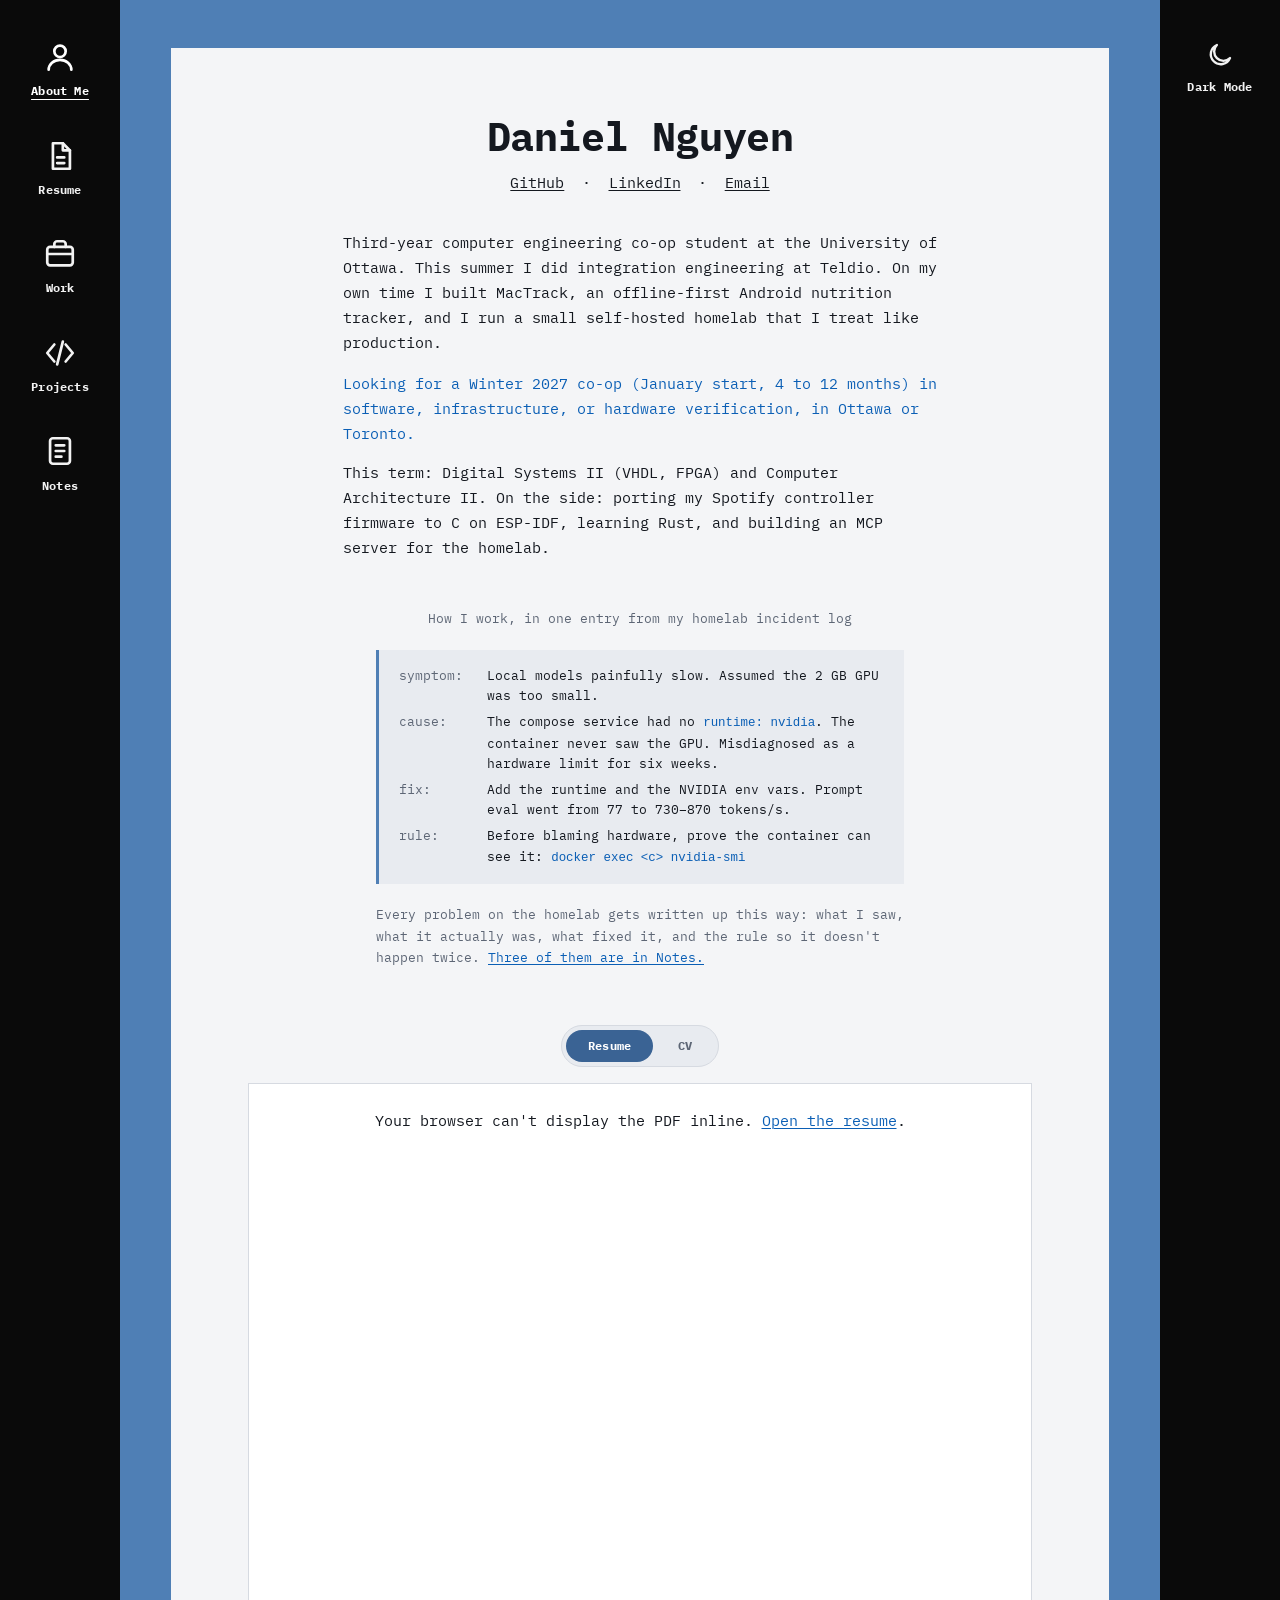
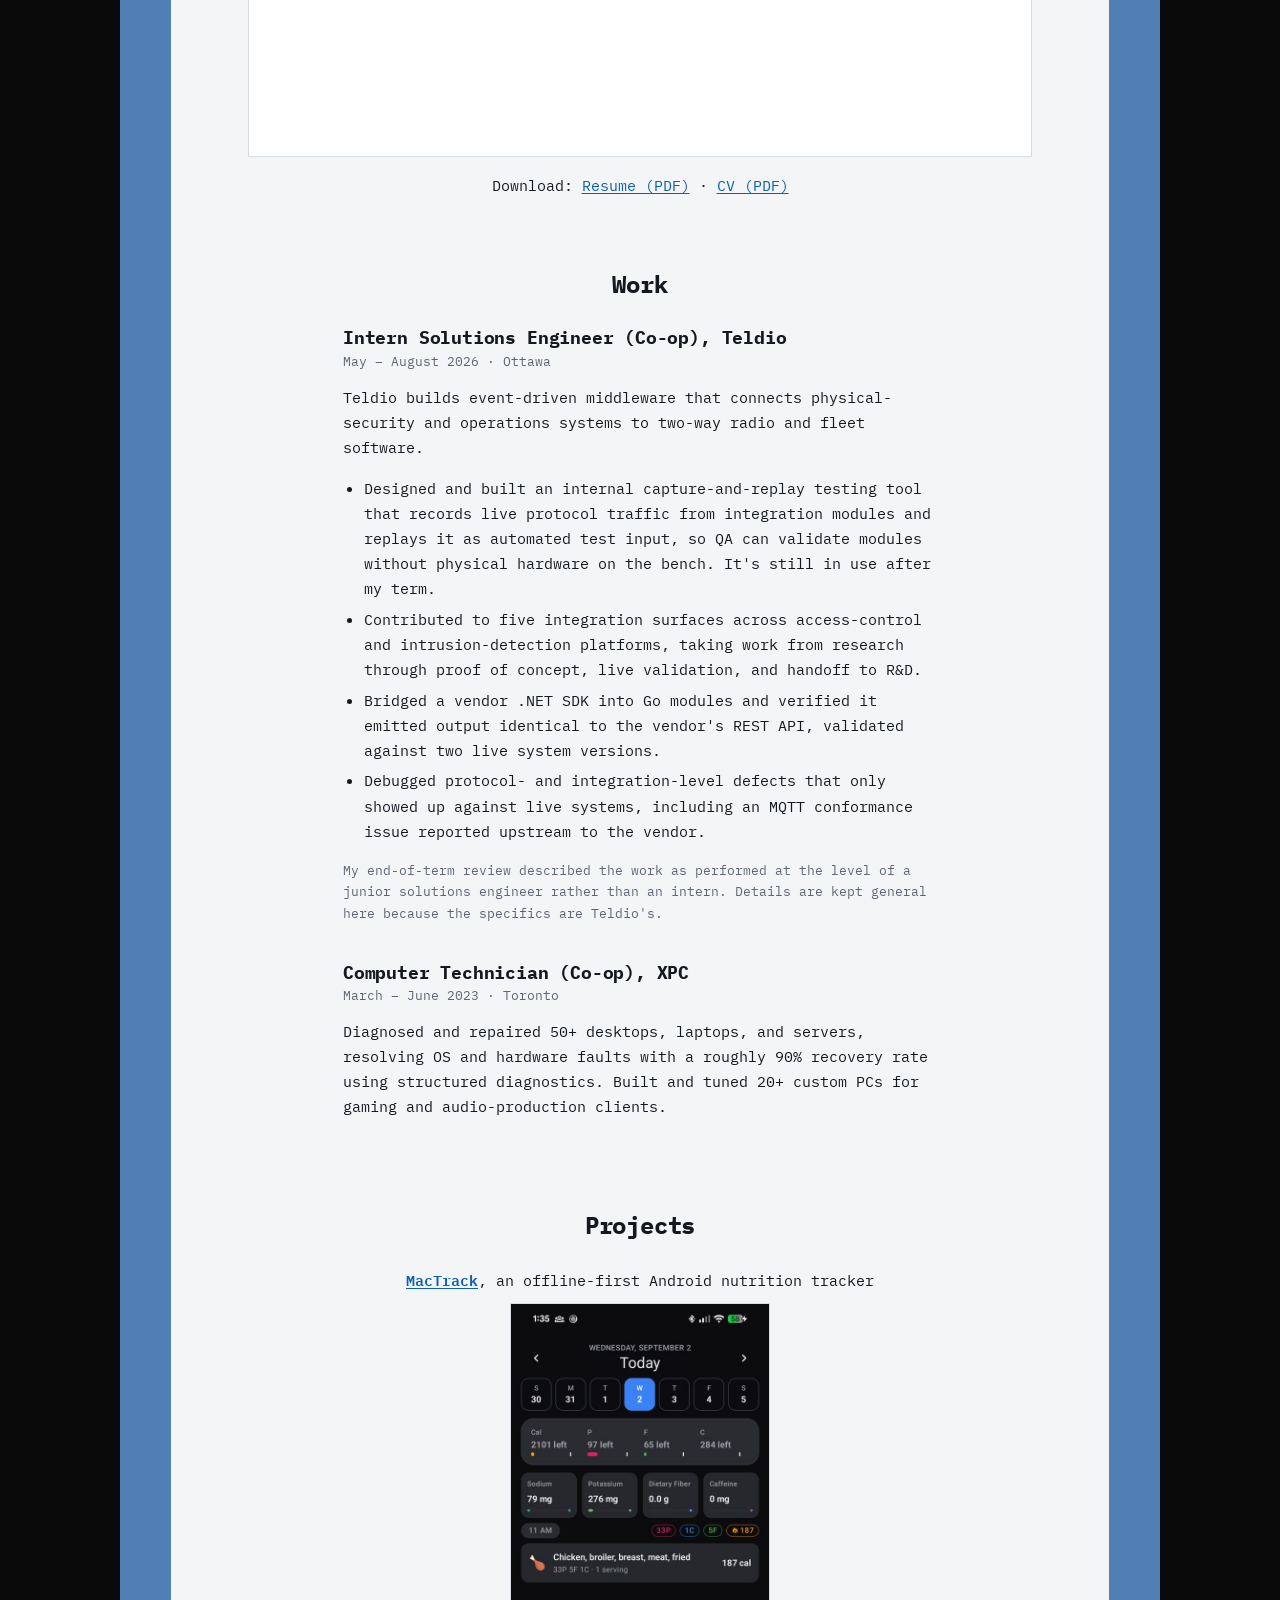
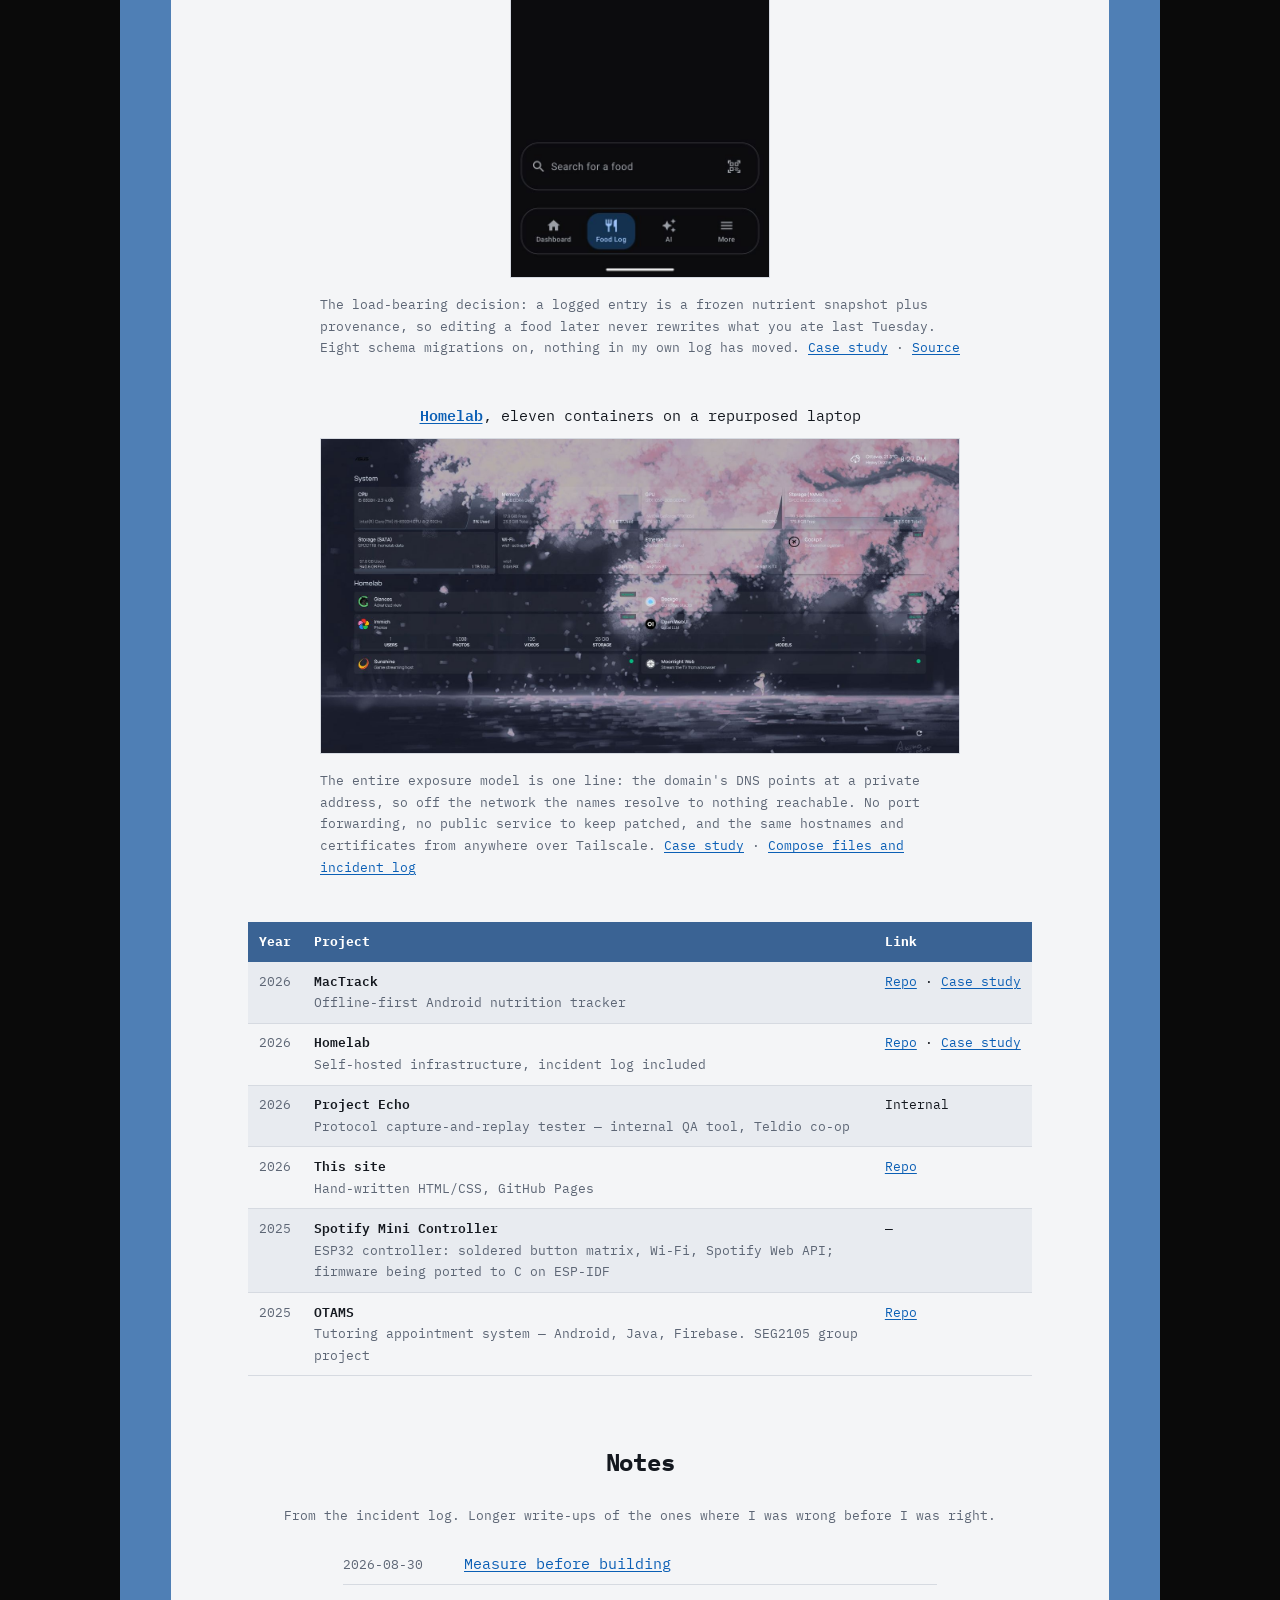
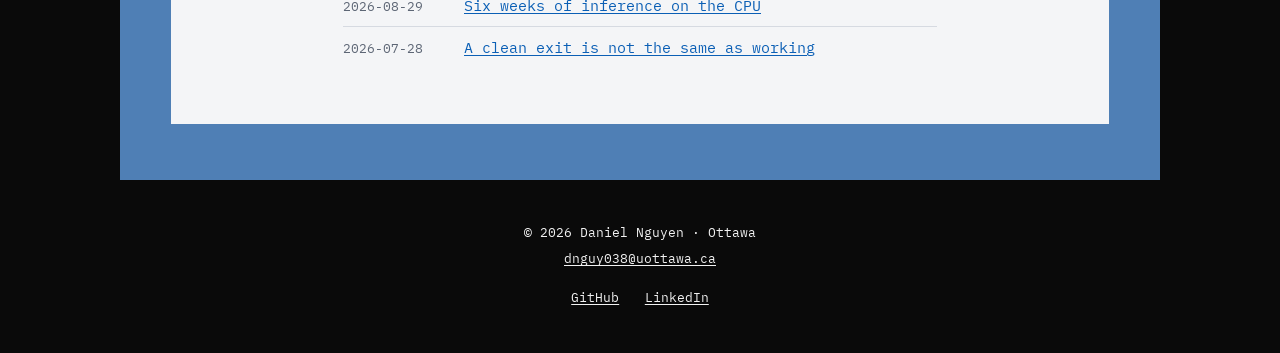
<file: index.html>
<!doctype html>
<html lang="en">
<head>
  <meta charset="utf-8">
  <meta name="viewport" content="width=device-width, initial-scale=1">
  <title>Daniel Nguyen</title>
  <meta name="description" content="Third-year computer engineering co-op student at the University of Ottawa. Integration engineering at Teldio, an offline-first Android app, and a homelab run like production.">
  <link rel="preconnect" href="https://fonts.googleapis.com">
  <link rel="preconnect" href="https://fonts.gstatic.com" crossorigin>
  <link href="https://fonts.googleapis.com/css2?family=IBM+Plex+Mono:wght@400;500;600;700&display=swap" rel="stylesheet">
  <script>(function(){try{var t=localStorage.getItem('theme');if(t)document.documentElement.setAttribute('data-theme',t);}catch(e){}})();</script>
  <link rel="icon" href="assets/favicon.svg" type="image/svg+xml">
  <link rel="stylesheet" href="assets/style.css?v=2">
</head>
<body>
<div class="shell">
  <aside class="side left">
    <div class="side-stick">
    <nav class="side-nav" aria-label="Primary">
      <a href="#top" aria-current="page"><svg viewBox="0 0 24 24" aria-hidden="true"><circle cx="12" cy="8" r="4"/><path d="M4 21c0-4 3.6-7 8-7s8 3 8 7"/></svg>About Me</a>
      <a href="#cv"><svg viewBox="0 0 24 24" aria-hidden="true"><path d="M7 3h7l5 5v13H7z"/><path d="M14 3v5h5"/><path d="M10 13h5M10 17h5"/></svg>Resume</a>
      <a href="#work"><svg viewBox="0 0 24 24" aria-hidden="true"><rect x="3" y="7" width="18" height="13" rx="2"/><path d="M8 7V5a2 2 0 0 1 2-2h4a2 2 0 0 1 2 2v2"/><path d="M3 12h18"/></svg>Work</a>
      <a href="#projects"><svg viewBox="0 0 24 24" aria-hidden="true"><path d="M8 6 3 12l5 6"/><path d="m16 6 5 6-5 6"/><path d="M14 4l-4 16"/></svg>Projects</a>
      <a href="#notes"><svg viewBox="0 0 24 24" aria-hidden="true"><rect x="5" y="3" width="14" height="18" rx="2"/><path d="M9 8h6M9 12h6M9 16h4"/></svg>Notes</a>
    </nav>
    <button class="theme-toggle" type="button" aria-label="Toggle light or dark theme"><span class="when-light"><svg viewBox="0 0 24 24" aria-hidden="true"><path d="M20 14.5A8 8 0 1 1 9.5 4a6.5 6.5 0 0 0 10.5 10.5z"/></svg>Dark Mode</span><span class="when-dark"><svg viewBox="0 0 24 24" aria-hidden="true"><circle cx="12" cy="12" r="4"/><path d="M12 2v2M12 20v2M4.9 4.9l1.4 1.4M17.7 17.7l1.4 1.4M2 12h2M20 12h2M4.9 19.1l1.4-1.4M17.7 6.3l1.4-1.4"/></svg>Light Mode</span></button>
    </div>
  </aside>
  <div class="card-col">
    <main class="card">
      <section class="intro" id="top">
        <h1>Daniel Nguyen</h1>
        <p class="icons">
          <a href="https://github.com/Diraclol">GitHub</a> ·
          <a href="https://www.linkedin.com/in/junguyen21">LinkedIn</a> ·
          <a href="mailto:dnguy038@uottawa.ca">Email</a>
        </p>
        <p class="lede">Third-year computer engineering co-op student at the University of Ottawa. This summer I did integration engineering at Teldio. On my own time I built MacTrack, an offline-first Android nutrition tracker, and I run a small self-hosted homelab that I treat like production.</p>
        <p class="seeking">Looking for a Winter 2027 co-op (January start, 4 to 12 months) in software, infrastructure, or hardware verification, in Ottawa or Toronto.</p>
        <p class="now">This term: Digital Systems II (VHDL, FPGA) and Computer Architecture II. On the side: porting my Spotify controller firmware to C on ESP-IDF, learning Rust, and building an MCP server for the homelab.</p>
      </section>

      <section class="how-i-work" aria-labelledby="hiw">
        <p class="kicker" id="hiw">How I work, in one entry from my homelab incident log</p>
        <div class="record">
          <dl>
            <dt>symptom</dt>
            <dd>Local models painfully slow. Assumed the 2 GB GPU was too small.</dd>
            <dt>cause</dt>
            <dd>The compose service had no <code>runtime: nvidia</code>. The container never saw the GPU. Misdiagnosed as a hardware limit for six weeks.</dd>
            <dt>fix</dt>
            <dd>Add the runtime and the NVIDIA env vars. Prompt eval went from 77 to 730–870 tokens/s.</dd>
            <dt>rule</dt>
            <dd>Before blaming hardware, prove the container can see it: <code>docker exec &lt;c&gt; nvidia-smi</code></dd>
          </dl>
        </div>
        <p class="record-caption">Every problem on the homelab gets written up this way: what I saw, what it actually was, what fixed it, and the rule so it doesn't happen twice. <a href="#notes">Three of them are in Notes.</a></p>
      </section>

      <section class="section" id="cv">
        <h2 class="sr-only">Resume &amp; CV</h2>
        <div class="doc-toggle" role="group" aria-label="Choose a document">
          <button type="button" data-doc="resume" aria-pressed="true">Resume</button>
          <button type="button" data-doc="cv" aria-pressed="false">CV</button>
        </div>
        <div class="cv-embed">
          <object data="assets/DanielNguyenResume.pdf#toolbar=0&amp;navpanes=0&amp;pagemode=none&amp;view=FitH" type="application/pdf">
            <p style="padding:1.5rem;text-align:center">Your browser can't display the PDF inline. <a href="assets/DanielNguyenResume.pdf">Open the resume</a>.</p>
          </object>
        </div>
        <p class="cv-download">Download: <a href="assets/DanielNguyenResume.pdf" download>Resume (PDF)</a> · <a href="assets/DanielNguyenCV.pdf" download>CV (PDF)</a></p>
      </section>

      <section class="section" id="work">
        <h2>Work</h2>

        <article class="entry">
          <h3>Intern Solutions Engineer (Co-op), Teldio</h3>
          <p class="meta">May – August 2026 · Ottawa</p>
          <p>Teldio builds event-driven middleware that connects physical-security and operations systems to two-way radio and fleet software.</p>
          <ul>
            <li>Designed and built an internal capture-and-replay testing tool that records live protocol traffic from integration modules and replays it as automated test input, so QA can validate modules without physical hardware on the bench. It's still in use after my term.</li>
            <li>Contributed to five integration surfaces across access-control and intrusion-detection platforms, taking work from research through proof of concept, live validation, and handoff to R&amp;D.</li>
            <li>Bridged a vendor .NET SDK into Go modules and verified it emitted output identical to the vendor's REST API, validated against two live system versions.</li>
            <li>Debugged protocol- and integration-level defects that only showed up against live systems, including an MQTT conformance issue reported upstream to the vendor.</li>
          </ul>
          <p class="aside">My end-of-term review described the work as performed at the level of a junior solutions engineer rather than an intern. Details are kept general here because the specifics are Teldio's.</p>
        </article>

        <article class="entry">
          <h3>Computer Technician (Co-op), XPC</h3>
          <p class="meta">March – June 2023 · Toronto</p>
          <p>Diagnosed and repaired 50+ desktops, laptops, and servers, resolving OS and hardware faults with a roughly 90% recovery rate using structured diagnostics. Built and tuned 20+ custom PCs for gaming and audio-production clients.</p>
        </article>
      </section>

      <section class="section" id="projects">
        <h2>Projects</h2>

        <div class="showcase">
          <p class="cap"><a href="mactrack.html">MacTrack</a>, an offline-first Android nutrition tracker</p>
          <img src="assets/img/mactrack-foodlog.jpg" width="540" height="1200" style="max-width:260px" alt="MacTrack food log screen showing the week strip, remaining macros, and a logged chicken entry">
          <p class="blurb">The load-bearing decision: a logged entry is a frozen nutrient snapshot plus provenance, so editing a food later never rewrites what you ate last Tuesday. Eight schema migrations on, nothing in my own log has moved. <a href="mactrack.html">Case study</a> · <a href="https://github.com/Diraclol/MacTrack">Source</a></p>
        </div>

        <div class="showcase">
          <p class="cap"><a href="homelab.html">Homelab</a>, eleven containers on a repurposed laptop</p>
          <img src="assets/img/homelab-dashboard.jpg" width="1600" height="789" alt="Homelab dashboard showing CPU, memory, GPU and storage panels above the running services">
          <p class="blurb">The entire exposure model is one line: the domain's DNS points at a private address, so off the network the names resolve to nothing reachable. No port forwarding, no public service to keep patched, and the same hostnames and certificates from anywhere over Tailscale. <a href="homelab.html">Case study</a> · <a href="https://github.com/Diraclol/Homelab">Compose files and incident log</a></p>
        </div>

        <table class="all-projects">
          <thead><tr><th>Year</th><th>Project</th><th>Link</th></tr></thead>
          <tbody>
            <tr><td>2026</td><td><strong>MacTrack</strong> Offline-first Android nutrition tracker</td><td><a href="https://github.com/Diraclol/MacTrack">Repo</a> · <a href="mactrack.html">Case study</a></td></tr>
            <tr><td>2026</td><td><strong>Homelab</strong> Self-hosted infrastructure, incident log included</td><td><a href="https://github.com/Diraclol/Homelab">Repo</a> · <a href="homelab.html">Case study</a></td></tr>
            <tr><td>2026</td><td><strong>Project Echo</strong> Protocol capture-and-replay tester — internal QA tool, Teldio co-op</td><td>Internal</td></tr>
            <tr><td>2026</td><td><strong>This site</strong> Hand-written HTML/CSS, GitHub Pages</td><td><a href="https://github.com/Diraclol/Diraclol.github.io">Repo</a></td></tr>
            <tr><td>2025</td><td><strong>Spotify Mini Controller</strong> ESP32 controller: soldered button matrix, Wi-Fi, Spotify Web API; firmware being ported to C on ESP-IDF</td><td>—</td></tr>
            <tr><td>2025</td><td><strong>OTAMS</strong> Tutoring appointment system — Android, Java, Firebase. SEG2105 group project</td><td><a href="https://github.com/Diraclol/OTAMS">Repo</a></td></tr>
          </tbody>
        </table>
      </section>

      <section class="section" id="notes">
        <h2>Notes</h2>
        <p class="center">From the incident log. Longer write-ups of the ones where I was wrong before I was right.</p>
        <ul class="list">
          <li><span class="when">2026-08-30</span> <a href="notes.html#measure">Measure before building</a></li>
          <li><span class="when">2026-08-29</span> <a href="notes.html#gpu">Six weeks of inference on the CPU</a></li>
          <li><span class="when">2026-07-28</span> <a href="notes.html#exit-zero">A clean exit is not the same as working</a></li>
        </ul>
      </section>

    </main>
  </div>
  <aside class="side right">
    <div class="side-stick">
    <button class="theme-toggle" type="button" aria-label="Toggle light or dark theme"><span class="when-light"><svg viewBox="0 0 24 24" aria-hidden="true"><path d="M20 14.5A8 8 0 1 1 9.5 4a6.5 6.5 0 0 0 10.5 10.5z"/></svg>Dark Mode</span><span class="when-dark"><svg viewBox="0 0 24 24" aria-hidden="true"><circle cx="12" cy="12" r="4"/><path d="M12 2v2M12 20v2M4.9 4.9l1.4 1.4M17.7 17.7l1.4 1.4M2 12h2M20 12h2M4.9 19.1l1.4-1.4M17.7 6.3l1.4-1.4"/></svg>Light Mode</span></button>
    </div>
  </aside>
  <footer class="site-footer">
    <div>© 2026 Daniel Nguyen · Ottawa</div>
    <div><a href="mailto:dnguy038@uottawa.ca">dnguy038@uottawa.ca</a></div>
    <div class="icons">
      <a href="https://github.com/Diraclol">GitHub</a>
      <a href="https://www.linkedin.com/in/junguyen21">LinkedIn</a>
    </div>
  </footer>
</div>
<script src="assets/theme.js?v=2"></script>
</body>
</html>
</file>
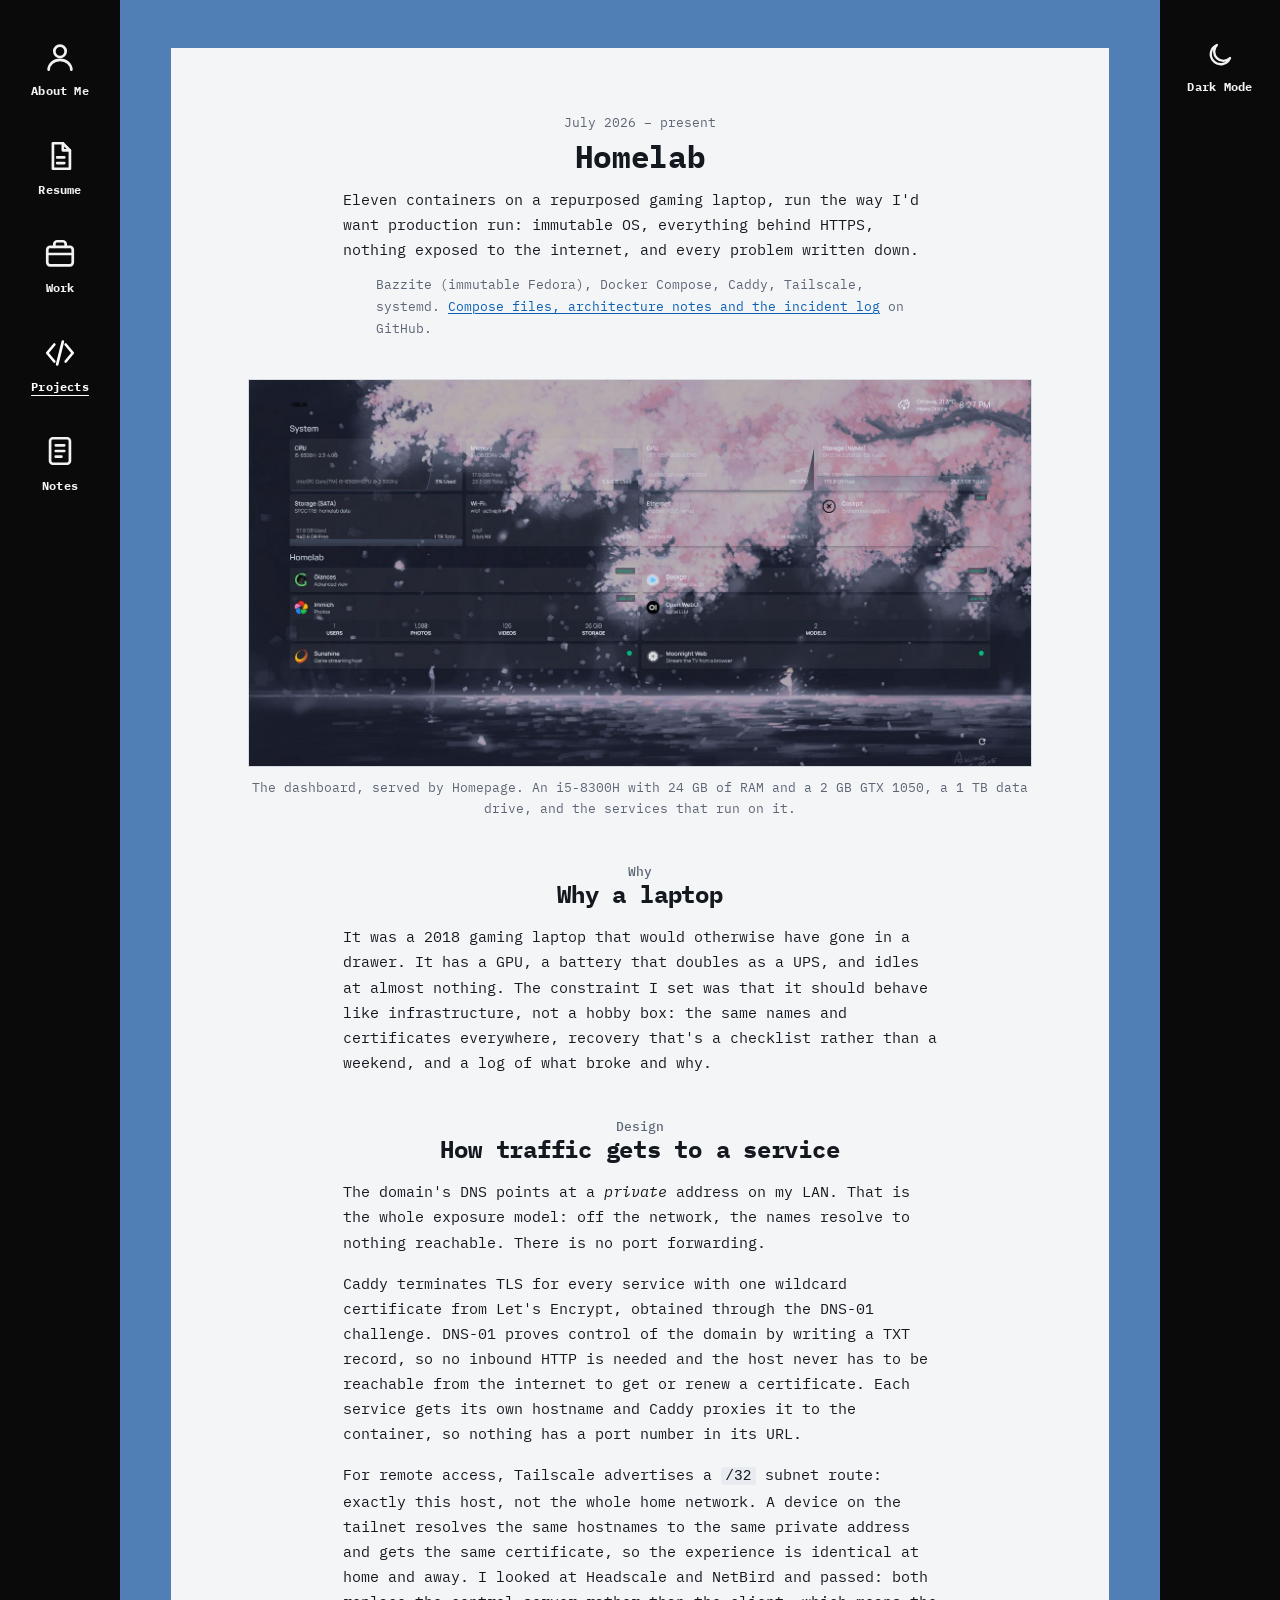
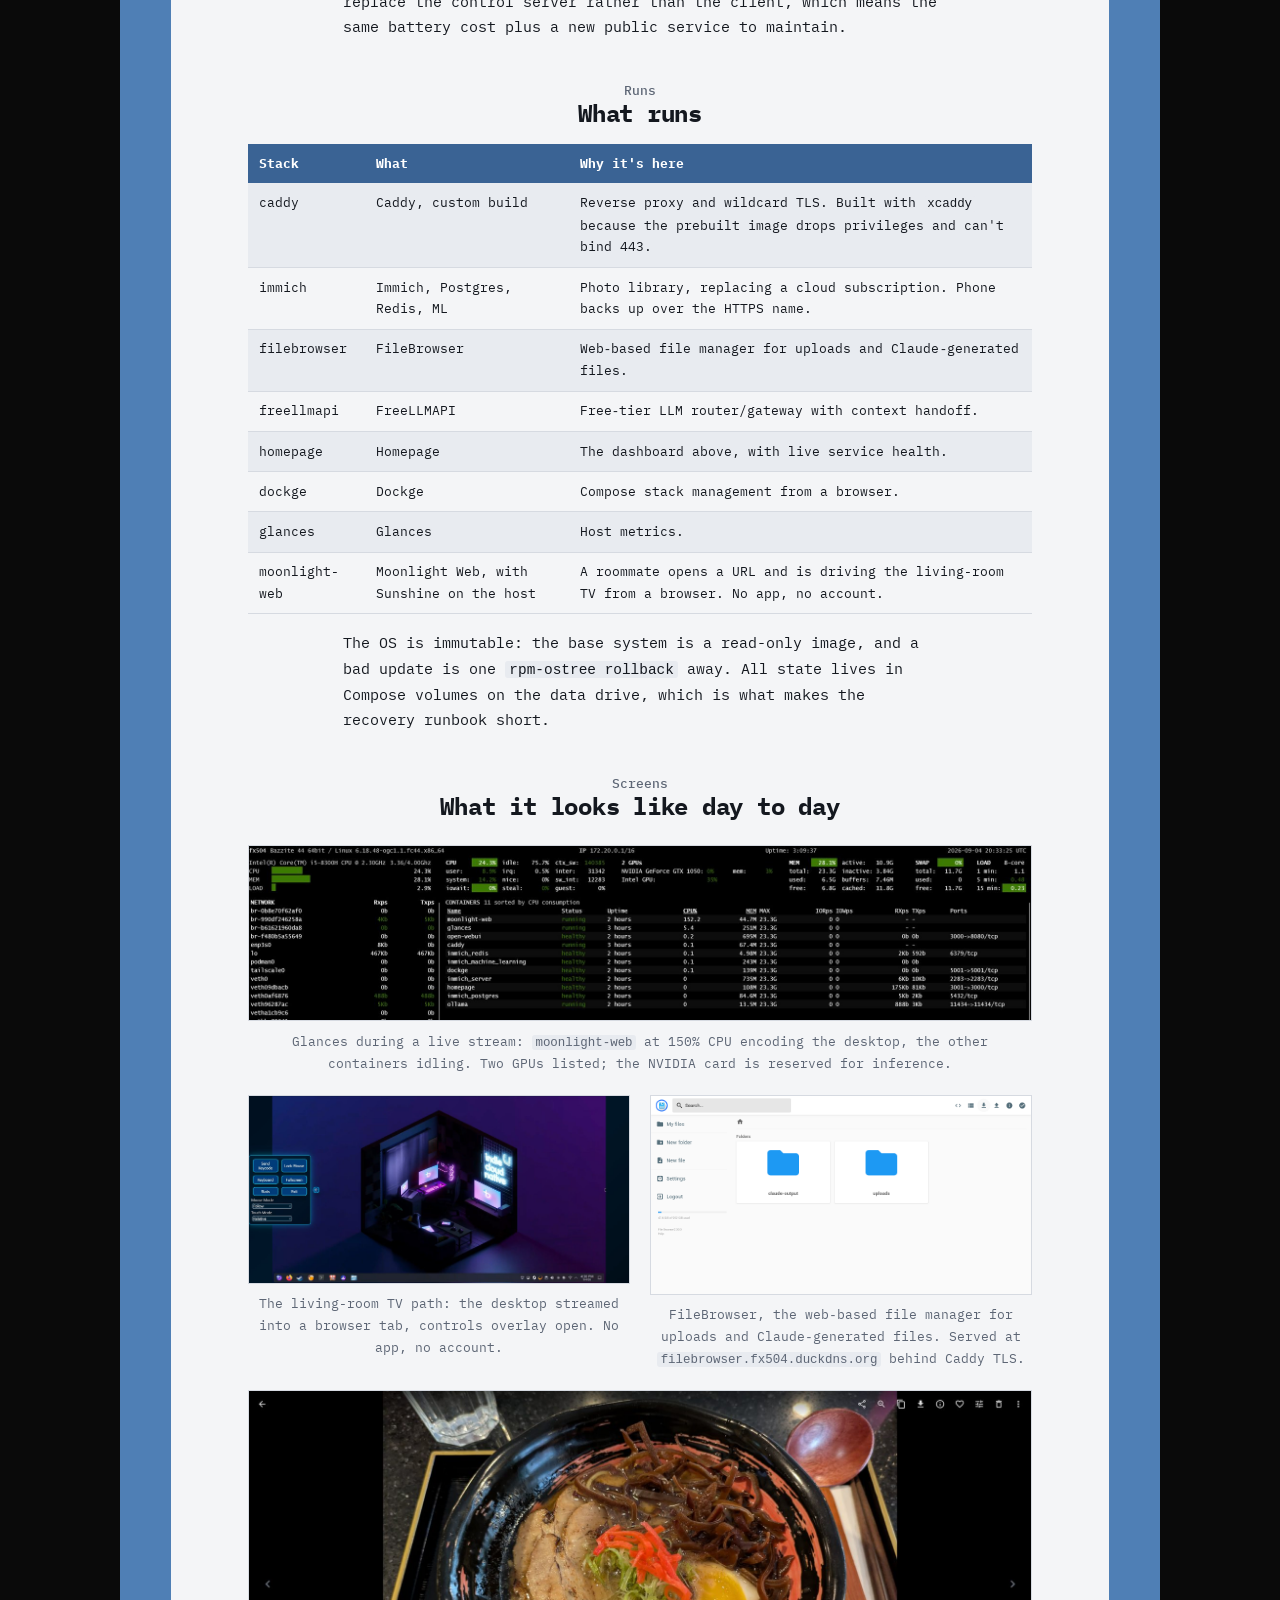
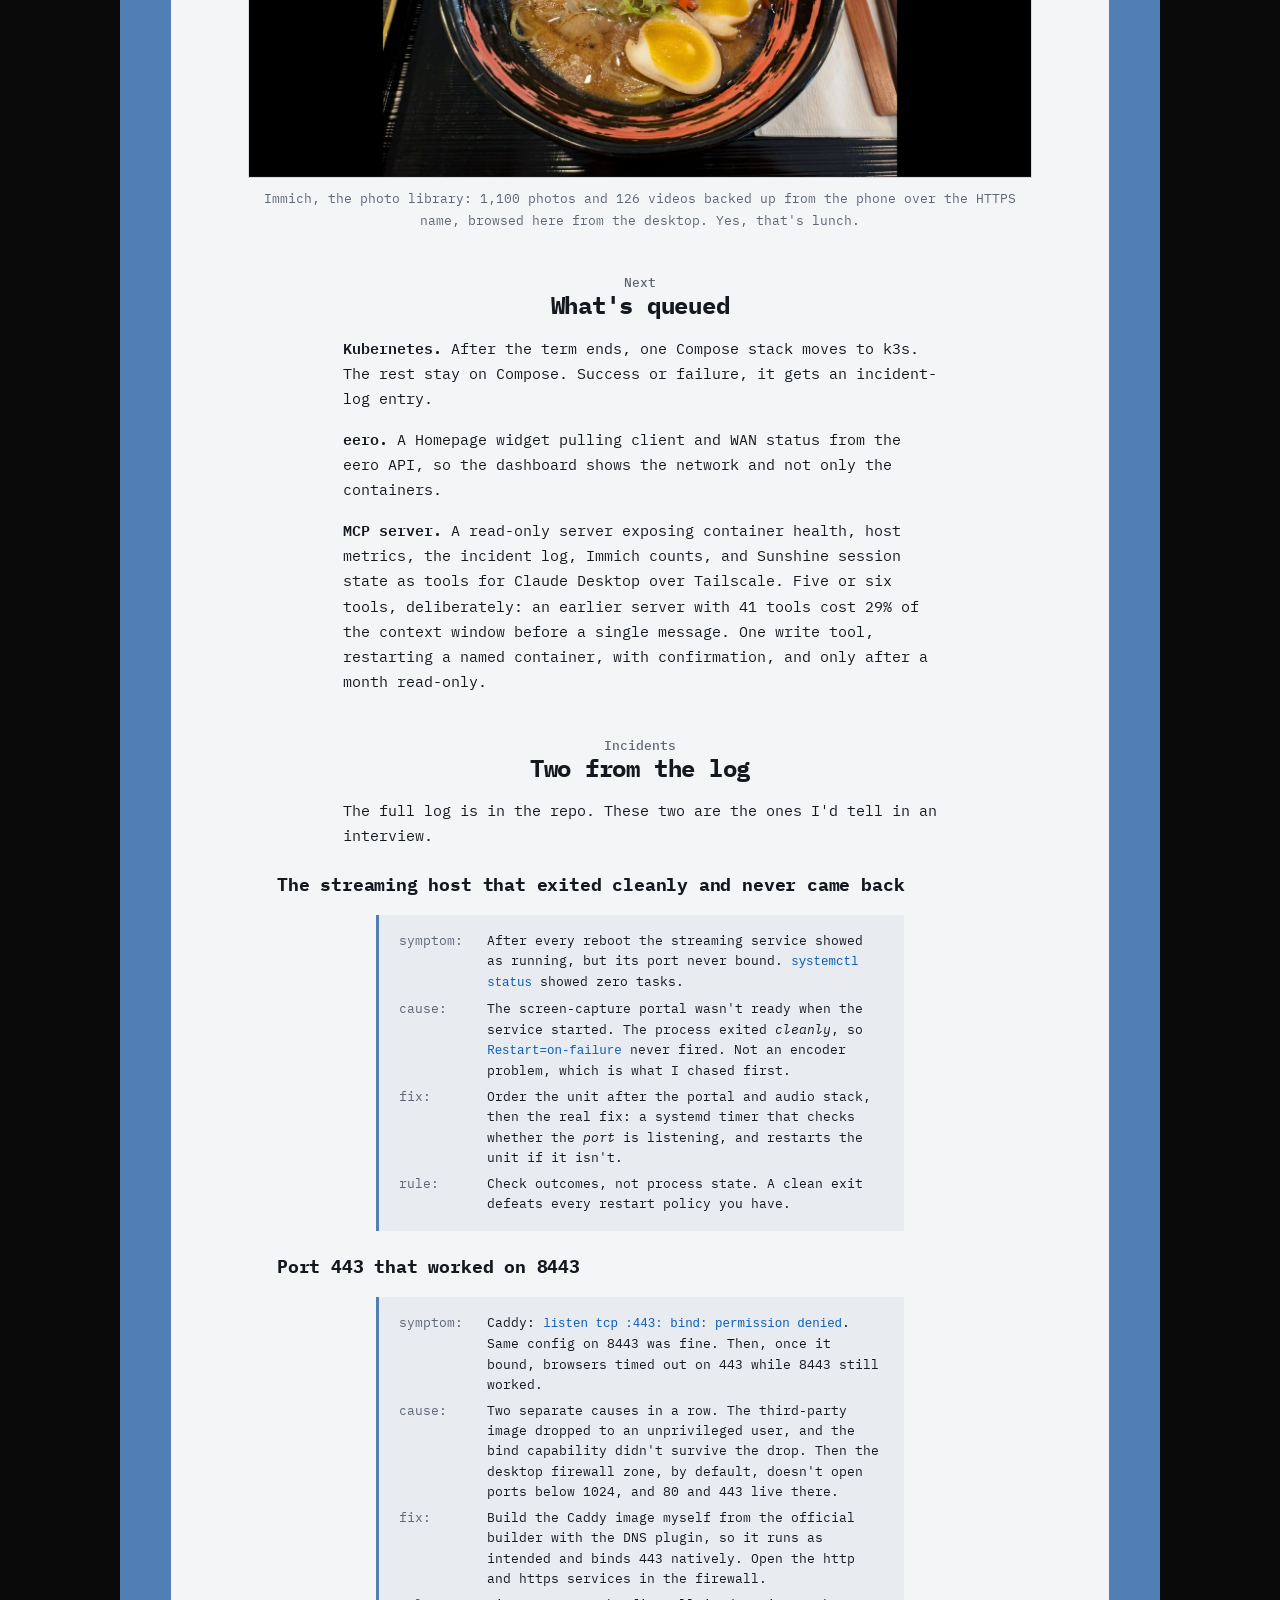
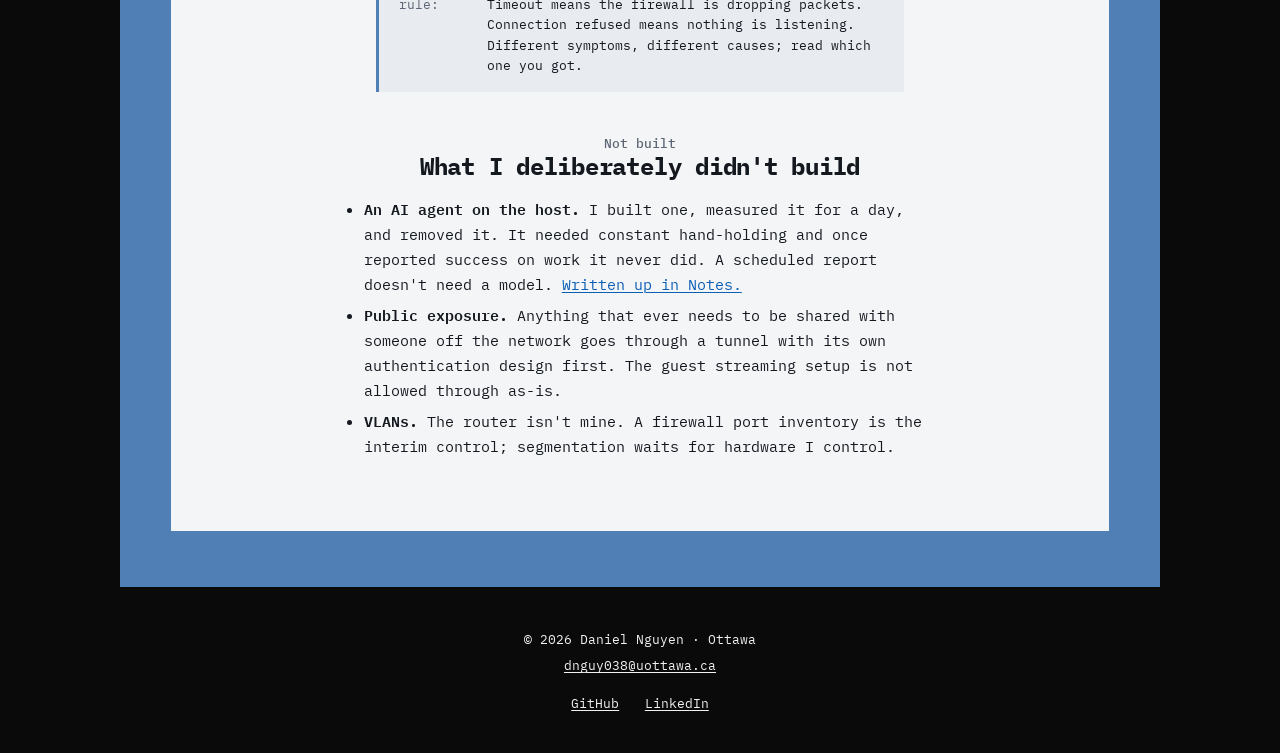
<file: homelab.html>
<!doctype html>
<html lang="en">
<head>
  <meta charset="utf-8">
  <meta name="viewport" content="width=device-width, initial-scale=1">
  <title>Homelab — Daniel Nguyen</title>
  <meta name="description" content="Case study: eleven containers on a repurposed laptop behind HTTPS with nothing exposed to the internet.">
  <link rel="preconnect" href="https://fonts.googleapis.com">
  <link rel="preconnect" href="https://fonts.gstatic.com" crossorigin>
  <link href="https://fonts.googleapis.com/css2?family=IBM+Plex+Mono:wght@400;500;600;700&display=swap" rel="stylesheet">
  <script>(function(){try{var t=localStorage.getItem('theme');if(t)document.documentElement.setAttribute('data-theme',t);}catch(e){}})();</script>
  <link rel="icon" href="assets/favicon.svg" type="image/svg+xml">
  <link rel="stylesheet" href="assets/style.css?v=2">
</head>
<body>
<div class="shell">
  <aside class="side left">
    <div class="side-stick">
    <nav class="side-nav" aria-label="Primary">
      <a href="/"><svg viewBox="0 0 24 24" aria-hidden="true"><circle cx="12" cy="8" r="4"/><path d="M4 21c0-4 3.6-7 8-7s8 3 8 7"/></svg>About Me</a>
      <a href="/#cv"><svg viewBox="0 0 24 24" aria-hidden="true"><path d="M7 3h7l5 5v13H7z"/><path d="M14 3v5h5"/><path d="M10 13h5M10 17h5"/></svg>Resume</a>
      <a href="/#work"><svg viewBox="0 0 24 24" aria-hidden="true"><rect x="3" y="7" width="18" height="13" rx="2"/><path d="M8 7V5a2 2 0 0 1 2-2h4a2 2 0 0 1 2 2v2"/><path d="M3 12h18"/></svg>Work</a>
      <a href="/#projects" aria-current="page"><svg viewBox="0 0 24 24" aria-hidden="true"><path d="M8 6 3 12l5 6"/><path d="m16 6 5 6-5 6"/><path d="M14 4l-4 16"/></svg>Projects</a>
      <a href="notes.html"><svg viewBox="0 0 24 24" aria-hidden="true"><rect x="5" y="3" width="14" height="18" rx="2"/><path d="M9 8h6M9 12h6M9 16h4"/></svg>Notes</a>
    </nav>
    <button class="theme-toggle" type="button" aria-label="Toggle light or dark theme"><span class="when-light"><svg viewBox="0 0 24 24" aria-hidden="true"><path d="M20 14.5A8 8 0 1 1 9.5 4a6.5 6.5 0 0 0 10.5 10.5z"/></svg>Dark Mode</span><span class="when-dark"><svg viewBox="0 0 24 24" aria-hidden="true"><circle cx="12" cy="12" r="4"/><path d="M12 2v2M12 20v2M4.9 4.9l1.4 1.4M17.7 17.7l1.4 1.4M2 12h2M20 12h2M4.9 19.1l1.4-1.4M17.7 6.3l1.4-1.4"/></svg>Light Mode</span></button>
    </div>
  </aside>
  <div class="card-col">
    <main class="card">
      <header class="article-header">
        <div class="when">July 2026 – present</div>
        <div>
          <h1>Homelab</h1>
          <p class="lede">Eleven containers on a repurposed gaming laptop, run the way I'd want production run: immutable OS, everything behind HTTPS, nothing exposed to the internet, and every problem written down.</p>
          <p class="facts">Bazzite (immutable Fedora), Docker Compose, Caddy, Tailscale, systemd. <a href="https://github.com/Diraclol/homelab">Compose files, architecture notes and the incident log</a> on GitHub.</p>
        </div>
      </header>

      <div class="article-body">

        <figure class="full">
          <div class="figure-frame">
            <img src="assets/img/homelab-dashboard.jpg" width="1600" height="789" alt="The homelab dashboard: CPU, memory, GPU, NVMe and SATA storage, Wi-Fi and Ethernet panels above the services — Glances, Dockge, Immich with 1,088 photos and 126 videos, FileBrowser, FreeLLMAPI, and Moonlight Web">
          </div>
          <figcaption>The dashboard, served by Homepage. An i5-8300H with 24 GB of RAM and a 2 GB GTX 1050, a 1 TB data drive, and the services that run on it.</figcaption>
        </figure>

        <h2><span>Why</span><span>Why a laptop</span></h2>
        <p>It was a 2018 gaming laptop that would otherwise have gone in a drawer. It has a GPU, a battery that doubles as a UPS, and idles at almost nothing. The constraint I set was that it should behave like infrastructure, not a hobby box: the same names and certificates everywhere, recovery that's a checklist rather than a weekend, and a log of what broke and why.</p>

        <h2><span>Design</span><span>How traffic gets to a service</span></h2>
        <p>The domain's DNS points at a <em>private</em> address on my LAN. That is the whole exposure model: off the network, the names resolve to nothing reachable. There is no port forwarding.</p>
        <p>Caddy terminates TLS for every service with one wildcard certificate from Let's Encrypt, obtained through the DNS-01 challenge. DNS-01 proves control of the domain by writing a TXT record, so no inbound HTTP is needed and the host never has to be reachable from the internet to get or renew a certificate. Each service gets its own hostname and Caddy proxies it to the container, so nothing has a port number in its URL.</p>
        <p>For remote access, Tailscale advertises a <code>/32</code> subnet route: exactly this host, not the whole home network. A device on the tailnet resolves the same hostnames to the same private address and gets the same certificate, so the experience is identical at home and away. I looked at Headscale and NetBird and passed: both replace the control server rather than the client, which means the same battery cost plus a new public service to maintain.</p>

        <h2><span>Runs</span><span>What runs</span></h2>
        <table>
          <thead>
            <tr><th>Stack</th><th>What</th><th>Why it's here</th></tr>
          </thead>
          <tbody>
            <tr><td>caddy</td><td>Caddy, custom build</td><td>Reverse proxy and wildcard TLS. Built with <code>xcaddy</code> because the prebuilt image drops privileges and can't bind 443.</td></tr>
            <tr><td>immich</td><td>Immich, Postgres, Redis, ML</td><td>Photo library, replacing a cloud subscription. Phone backs up over the HTTPS name.</td></tr>
            <tr><td>filebrowser</td><td>FileBrowser</td><td>Web‑based file manager for uploads and Claude‑generated files.</td></tr>
            <tr><td>freellmapi</td><td>FreeLLMAPI</td><td>Free‑tier LLM router/gateway with context handoff.</td></tr>
            <tr><td>homepage</td><td>Homepage</td><td>The dashboard above, with live service health.</td></tr>
            <tr><td>dockge</td><td>Dockge</td><td>Compose stack management from a browser.</td></tr>
            <tr><td>glances</td><td>Glances</td><td>Host metrics.</td></tr>
            <tr><td>moonlight-web</td><td>Moonlight Web, with Sunshine on the host</td><td>A roommate opens a URL and is driving the living-room TV from a browser. No app, no account.</td></tr>
          </tbody>
        </table>
        <p>The OS is immutable: the base system is a read-only image, and a bad update is one <code>rpm-ostree rollback</code> away. All state lives in Compose volumes on the data drive, which is what makes the recovery runbook short.</p>

        <h2><span>Screens</span><span>What it looks like day to day</span></h2>
      <div class="screens">
        <figure class="span2">
          <div class="figure-frame"><img src="assets/img/homelab-glances.jpg" width="1600" height="356" alt="Glances terminal view during a stream: CPU 24%, two GPUs, eleven containers with moonlight-web at 152% CPU and the rest near zero"></div>
          <figcaption>Glances during a live stream: <code>moonlight-web</code> at 150% CPU encoding the desktop, the other containers idling. Two GPUs listed; the NVIDIA card is reserved for inference.</figcaption>
        </figure>
        <figure>
          <div class="figure-frame"><img src="assets/img/homelab-moonlight.jpg" width="1600" height="787" alt="A desktop streamed to a browser through Moonlight Web, with the on-screen controls overlay open"></div>
          <figcaption>The living-room TV path: the desktop streamed into a browser tab, controls overlay open. No app, no account.</figcaption>
        </figure>
        <figure>
          <div class="figure-frame"><img src="assets/img/filebrowserui.png" width="1920" height="1000" alt="FileBrowser web interface showing the file manager with uploads and claude-output folders"></div>
          <figcaption>FileBrowser, the web‑based file manager for uploads and Claude‑generated files. Served at <code>filebrowser.fx504.duckdns.org</code> behind Caddy TLS.</figcaption>
        </figure>
        <figure class="span2">
          <div class="figure-frame"><img src="assets/img/homelab-immich.jpg" width="1600" height="790" alt="A photo of a bowl of ramen open in the Immich photo viewer"></div>
          <figcaption>Immich, the photo library: 1,100 photos and 126 videos backed up from the phone over the HTTPS name, browsed here from the desktop. Yes, that's lunch.</figcaption>
        </figure>
      </div>

      <h2><span>Next</span><span>What's queued</span></h2>
        <p><strong>Kubernetes.</strong> After the term ends, one Compose stack moves to k3s. The rest stay on Compose. Success or failure, it gets an incident-log entry.</p>
        <p><strong>eero.</strong> A Homepage widget pulling client and WAN status from the eero API, so the dashboard shows the network and not only the containers.</p>
        <p><strong>MCP server.</strong> A read-only server exposing container health, host metrics, the incident log, Immich counts, and Sunshine session state as tools for Claude Desktop over Tailscale. Five or six tools, deliberately: an earlier server with 41 tools cost 29% of the context window before a single message. One write tool, restarting a named container, with confirmation, and only after a month read-only.</p>

      <h2><span>Incidents</span><span>Two from the log</span></h2>
        <p>The full log is in the repo. These two are the ones I'd tell in an interview.</p>

        <h3>The streaming host that exited cleanly and never came back</h3>
        <div class="record">
          <dl>
            <dt>symptom</dt>
            <dd>After every reboot the streaming service showed as running, but its port never bound. <code>systemctl status</code> showed zero tasks.</dd>
            <dt>cause</dt>
            <dd>The screen-capture portal wasn't ready when the service started. The process exited <em>cleanly</em>, so <code>Restart=on-failure</code> never fired. Not an encoder problem, which is what I chased first.</dd>
            <dt>fix</dt>
            <dd>Order the unit after the portal and audio stack, then the real fix: a systemd timer that checks whether the <em>port</em> is listening, and restarts the unit if it isn't.</dd>
            <dt>rule</dt>
            <dd>Check outcomes, not process state. A clean exit defeats every restart policy you have.</dd>
          </dl>
        </div>

        <h3>Port 443 that worked on 8443</h3>
        <div class="record">
          <dl>
            <dt>symptom</dt>
            <dd>Caddy: <code>listen tcp :443: bind: permission denied</code>. Same config on 8443 was fine. Then, once it bound, browsers timed out on 443 while 8443 still worked.</dd>
            <dt>cause</dt>
            <dd>Two separate causes in a row. The third-party image dropped to an unprivileged user, and the bind capability didn't survive the drop. Then the desktop firewall zone, by default, doesn't open ports below 1024, and 80 and 443 live there.</dd>
            <dt>fix</dt>
            <dd>Build the Caddy image myself from the official builder with the DNS plugin, so it runs as intended and binds 443 natively. Open the http and https services in the firewall.</dd>
            <dt>rule</dt>
            <dd>Timeout means the firewall is dropping packets. Connection refused means nothing is listening. Different symptoms, different causes; read which one you got.</dd>
          </dl>
        </div>

        <h2><span>Not built</span><span>What I deliberately didn't build</span></h2>
        <ul>
          <li><strong>An AI agent on the host.</strong> I built one, measured it for a day, and removed it. It needed constant hand-holding and once reported success on work it never did. A scheduled report doesn't need a model. <a href="notes.html#measure">Written up in Notes.</a></li>
          <li><strong>Public exposure.</strong> Anything that ever needs to be shared with someone off the network goes through a tunnel with its own authentication design first. The guest streaming setup is not allowed through as-is.</li>
          <li><strong>VLANs.</strong> The router isn't mine. A firewall port inventory is the interim control; segmentation waits for hardware I control.</li>
        </ul>

      </div>
  
    </main>
  </div>
  <aside class="side right">
    <div class="side-stick">
    <button class="theme-toggle" type="button" aria-label="Toggle light or dark theme"><span class="when-light"><svg viewBox="0 0 24 24" aria-hidden="true"><path d="M20 14.5A8 8 0 1 1 9.5 4a6.5 6.5 0 0 0 10.5 10.5z"/></svg>Dark Mode</span><span class="when-dark"><svg viewBox="0 0 24 24" aria-hidden="true"><circle cx="12" cy="12" r="4"/><path d="M12 2v2M12 20v2M4.9 4.9l1.4 1.4M17.7 17.7l1.4 1.4M2 12h2M20 12h2M4.9 19.1l1.4-1.4M17.7 6.3l1.4-1.4"/></svg>Light Mode</span></button>
    </div>
  </aside>
  <footer class="site-footer">
    <div>© 2026 Daniel Nguyen · Ottawa</div>
    <div><a href="mailto:dnguy038@uottawa.ca">dnguy038@uottawa.ca</a></div>
    <div class="icons">
      <a href="https://github.com/Diraclol">GitHub</a>
      <a href="https://www.linkedin.com/in/junguyen21">LinkedIn</a>
    </div>
  </footer>
</div>
<script src="assets/theme.js?v=2"></script>
</body>
</html>
</file>
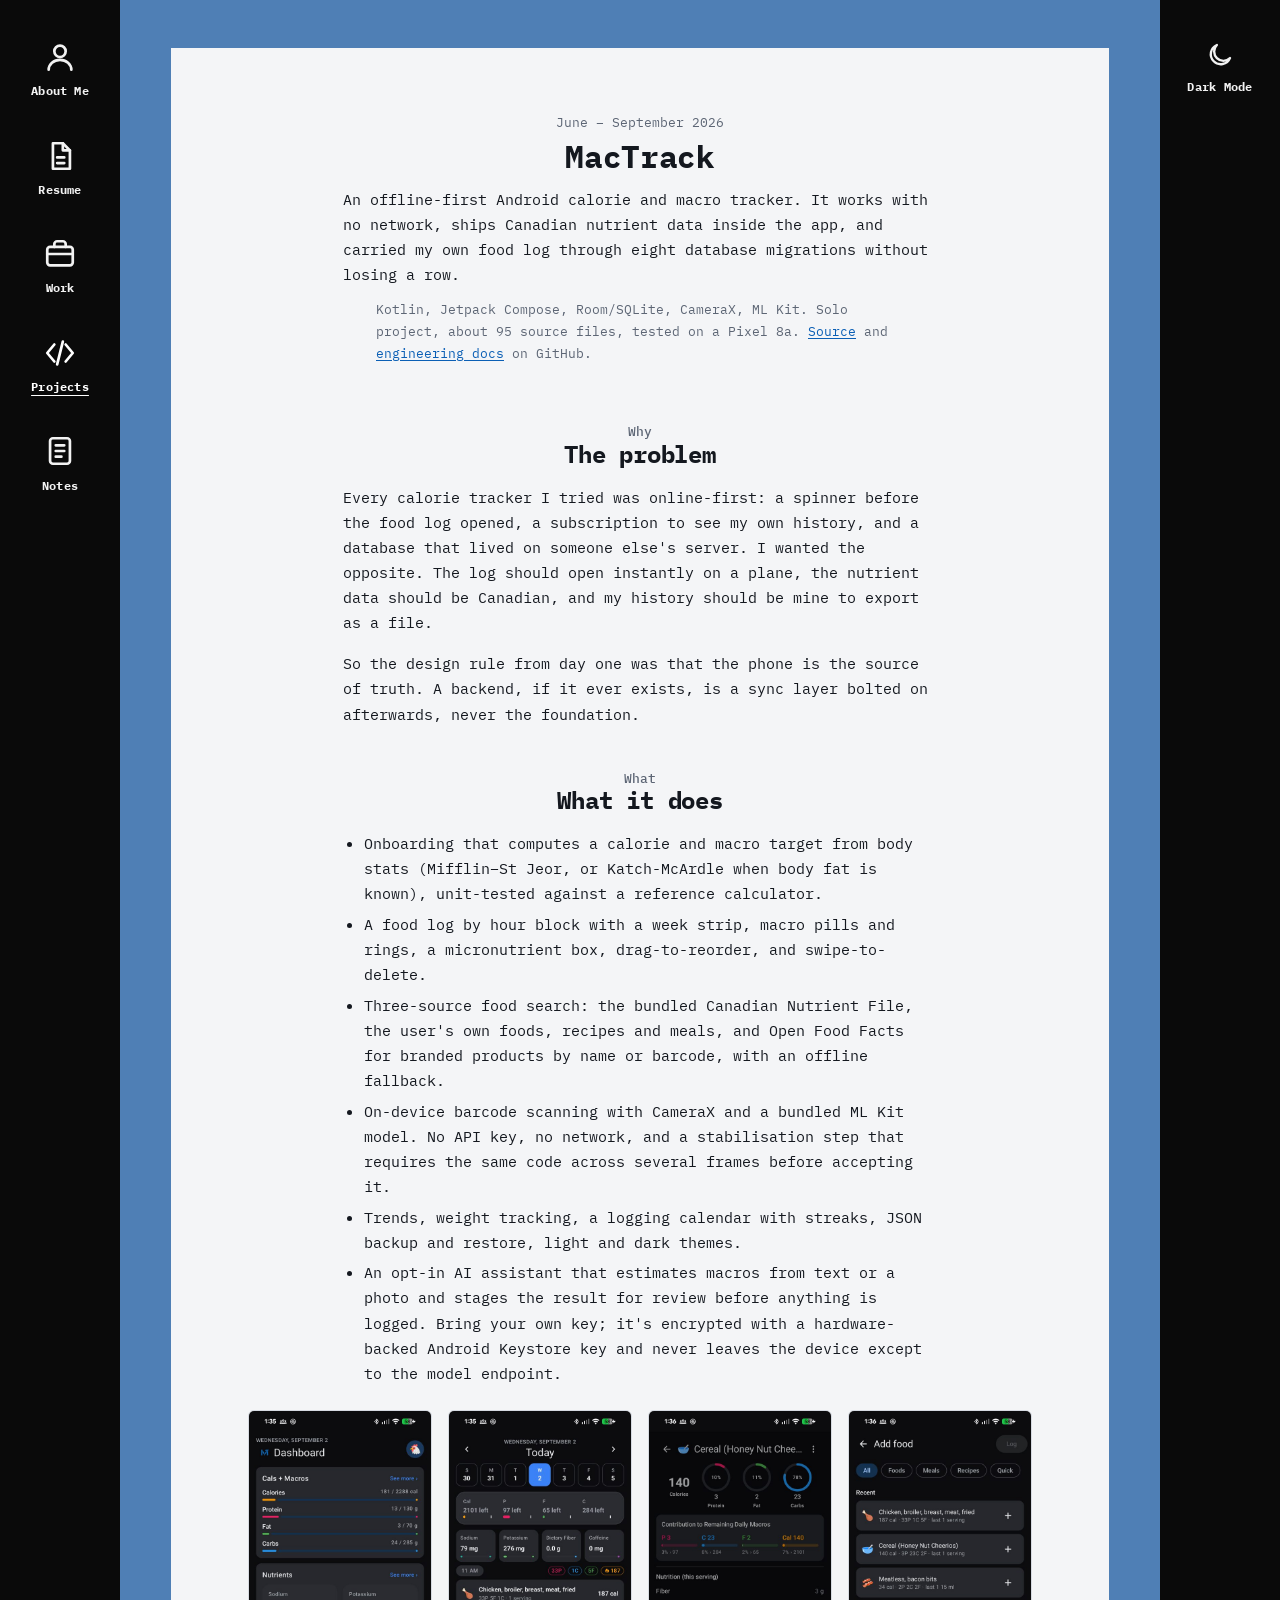
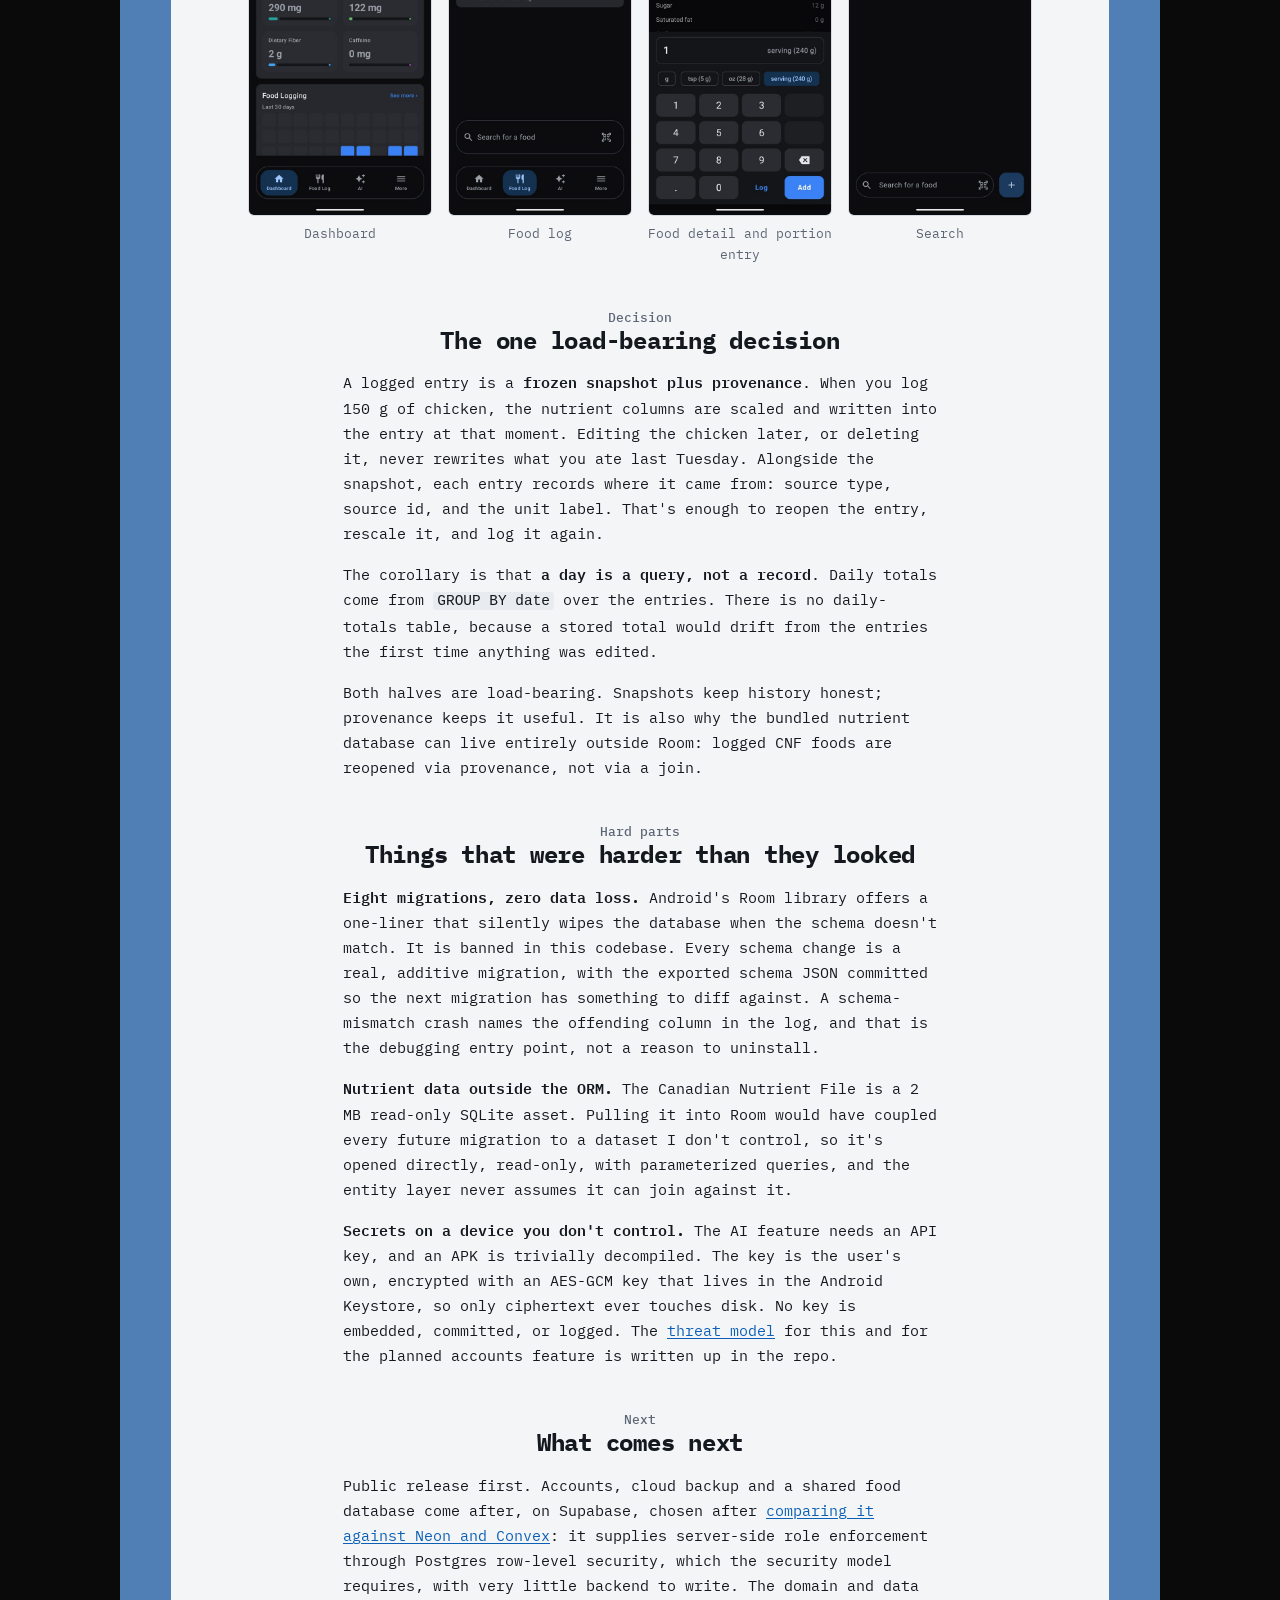
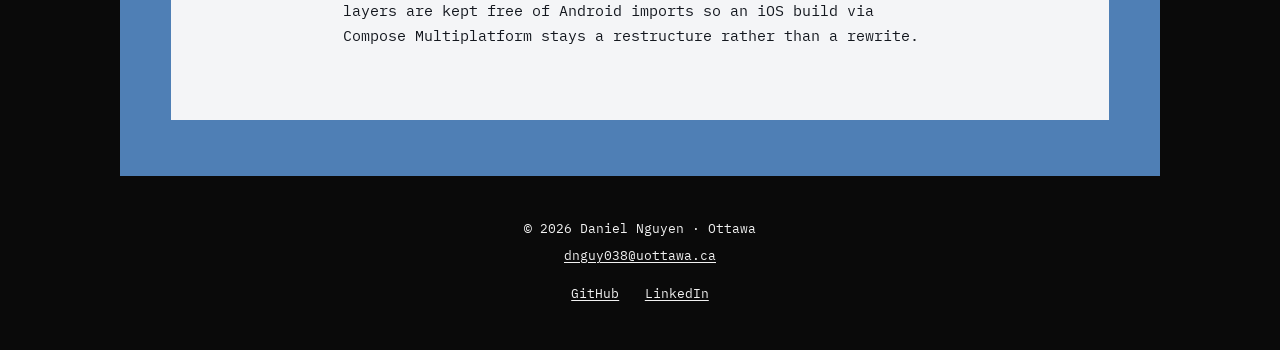
<file: mactrack.html>
<!doctype html>
<html lang="en">
<head>
  <meta charset="utf-8">
  <meta name="viewport" content="width=device-width, initial-scale=1">
  <title>MacTrack — Daniel Nguyen</title>
  <meta name="description" content="Case study: MacTrack, an offline-first Android calorie and macro tracker in Kotlin and Jetpack Compose.">
  <link rel="preconnect" href="https://fonts.googleapis.com">
  <link rel="preconnect" href="https://fonts.gstatic.com" crossorigin>
  <link href="https://fonts.googleapis.com/css2?family=IBM+Plex+Mono:wght@400;500;600;700&display=swap" rel="stylesheet">
  <script>(function(){try{var t=localStorage.getItem('theme');if(t)document.documentElement.setAttribute('data-theme',t);}catch(e){}})();</script>
  <link rel="icon" href="assets/favicon.svg" type="image/svg+xml">
  <link rel="stylesheet" href="assets/style.css?v=2">
</head>
<body>
<div class="shell">
  <aside class="side left">
    <div class="side-stick">
    <nav class="side-nav" aria-label="Primary">
      <a href="/"><svg viewBox="0 0 24 24" aria-hidden="true"><circle cx="12" cy="8" r="4"/><path d="M4 21c0-4 3.6-7 8-7s8 3 8 7"/></svg>About Me</a>
      <a href="/#cv"><svg viewBox="0 0 24 24" aria-hidden="true"><path d="M7 3h7l5 5v13H7z"/><path d="M14 3v5h5"/><path d="M10 13h5M10 17h5"/></svg>Resume</a>
      <a href="/#work"><svg viewBox="0 0 24 24" aria-hidden="true"><rect x="3" y="7" width="18" height="13" rx="2"/><path d="M8 7V5a2 2 0 0 1 2-2h4a2 2 0 0 1 2 2v2"/><path d="M3 12h18"/></svg>Work</a>
      <a href="/#projects" aria-current="page"><svg viewBox="0 0 24 24" aria-hidden="true"><path d="M8 6 3 12l5 6"/><path d="m16 6 5 6-5 6"/><path d="M14 4l-4 16"/></svg>Projects</a>
      <a href="notes.html"><svg viewBox="0 0 24 24" aria-hidden="true"><rect x="5" y="3" width="14" height="18" rx="2"/><path d="M9 8h6M9 12h6M9 16h4"/></svg>Notes</a>
    </nav>
    <button class="theme-toggle" type="button" aria-label="Toggle light or dark theme"><span class="when-light"><svg viewBox="0 0 24 24" aria-hidden="true"><path d="M20 14.5A8 8 0 1 1 9.5 4a6.5 6.5 0 0 0 10.5 10.5z"/></svg>Dark Mode</span><span class="when-dark"><svg viewBox="0 0 24 24" aria-hidden="true"><circle cx="12" cy="12" r="4"/><path d="M12 2v2M12 20v2M4.9 4.9l1.4 1.4M17.7 17.7l1.4 1.4M2 12h2M20 12h2M4.9 19.1l1.4-1.4M17.7 6.3l1.4-1.4"/></svg>Light Mode</span></button>
    </div>
  </aside>
  <div class="card-col">
    <main class="card">
      <header class="article-header">
        <div class="when">June – September 2026</div>
        <div>
          <h1>MacTrack</h1>
          <p class="lede">An offline-first Android calorie and macro tracker. It works with no network, ships Canadian nutrient data inside the app, and carried my own food log through eight database migrations without losing a row.</p>
          <p class="facts">Kotlin, Jetpack Compose, Room/SQLite, CameraX, ML Kit. Solo project, about 95 source files, tested on a Pixel 8a. <a href="https://github.com/Diraclol/MacTrack">Source</a> and <a href="https://github.com/Diraclol/MacTrack/tree/main/docs">engineering docs</a> on GitHub.</p>
        </div>
      </header>

      <div class="article-body">

        <h2><span>Why</span><span>The problem</span></h2>
        <p>Every calorie tracker I tried was online-first: a spinner before the food log opened, a subscription to see my own history, and a database that lived on someone else's server. I wanted the opposite. The log should open instantly on a plane, the nutrient data should be Canadian, and my history should be mine to export as a file.</p>
        <p>So the design rule from day one was that the phone is the source of truth. A backend, if it ever exists, is a sync layer bolted on afterwards, never the foundation.</p>

        <h2><span>What</span><span>What it does</span></h2>
        <ul>
          <li>Onboarding that computes a calorie and macro target from body stats (Mifflin–St Jeor, or Katch-McArdle when body fat is known), unit-tested against a reference calculator.</li>
          <li>A food log by hour block with a week strip, macro pills and rings, a micronutrient box, drag-to-reorder, and swipe-to-delete.</li>
          <li>Three-source food search: the bundled Canadian Nutrient File, the user's own foods, recipes and meals, and Open Food Facts for branded products by name or barcode, with an offline fallback.</li>
          <li>On-device barcode scanning with CameraX and a bundled ML Kit model. No API key, no network, and a stabilisation step that requires the same code across several frames before accepting it.</li>
          <li>Trends, weight tracking, a logging calendar with streaks, JSON backup and restore, light and dark themes.</li>
          <li>An opt-in AI assistant that estimates macros from text or a photo and stages the result for review before anything is logged. Bring your own key; it's encrypted with a hardware-backed Android Keystore key and never leaves the device except to the model endpoint.</li>
        </ul>

        <figure class="full">
          <div class="shots">
            <figure>
              <img src="assets/img/mactrack-dashboard.jpg" width="540" height="1200" alt="Dashboard with calories, protein, fat and carbs progress bars, a nutrients grid, and a 30-day logging heatmap">
              <figcaption>Dashboard</figcaption>
            </figure>
            <figure>
              <img src="assets/img/mactrack-foodlog.jpg" width="540" height="1200" alt="Food log for a day, with the week strip, remaining macros, micronutrient tiles and an 11 AM entry">
              <figcaption>Food log</figcaption>
            </figure>
            <figure>
              <img src="assets/img/mactrack-fooddetail.jpg" width="540" height="1200" alt="Food detail for a cereal, with macro rings, a contribution-to-remaining card, portion units and a number pad">
              <figcaption>Food detail and portion entry</figcaption>
            </figure>
            <figure>
              <img src="assets/img/mactrack-foodsearch.jpg" width="540" height="1200" alt="Add food screen with All, Foods, Meals, Recipes and Quick tabs and a list of recent foods">
              <figcaption>Search</figcaption>
            </figure>
          </div>
        </figure>

        <h2><span>Decision</span><span>The one load-bearing decision</span></h2>
        <p>A logged entry is a <strong>frozen snapshot plus provenance</strong>. When you log 150 g of chicken, the nutrient columns are scaled and written into the entry at that moment. Editing the chicken later, or deleting it, never rewrites what you ate last Tuesday. Alongside the snapshot, each entry records where it came from: source type, source id, and the unit label. That's enough to reopen the entry, rescale it, and log it again.</p>
        <p>The corollary is that <strong>a day is a query, not a record</strong>. Daily totals come from <code>GROUP BY date</code> over the entries. There is no daily-totals table, because a stored total would drift from the entries the first time anything was edited.</p>
        <p>Both halves are load-bearing. Snapshots keep history honest; provenance keeps it useful. It is also why the bundled nutrient database can live entirely outside Room: logged CNF foods are reopened via provenance, not via a join.</p>

        <h2><span>Hard parts</span><span>Things that were harder than they looked</span></h2>
        <p><strong>Eight migrations, zero data loss.</strong> Android's Room library offers a one-liner that silently wipes the database when the schema doesn't match. It is banned in this codebase. Every schema change is a real, additive migration, with the exported schema JSON committed so the next migration has something to diff against. A schema-mismatch crash names the offending column in the log, and that is the debugging entry point, not a reason to uninstall.</p>
        <p><strong>Nutrient data outside the ORM.</strong> The Canadian Nutrient File is a 2 MB read-only SQLite asset. Pulling it into Room would have coupled every future migration to a dataset I don't control, so it's opened directly, read-only, with parameterized queries, and the entity layer never assumes it can join against it.</p>
        <p><strong>Secrets on a device you don't control.</strong> The AI feature needs an API key, and an APK is trivially decompiled. The key is the user's own, encrypted with an AES-GCM key that lives in the Android Keystore, so only ciphertext ever touches disk. No key is embedded, committed, or logged. The <a href="https://github.com/Diraclol/MacTrack/blob/main/docs/SECURITY.md">threat model</a> for this and for the planned accounts feature is written up in the repo.</p>

        <h2><span>Next</span><span>What comes next</span></h2>
        <p>Public release first. Accounts, cloud backup and a shared food database come after, on Supabase, chosen after <a href="https://github.com/Diraclol/MacTrack/blob/main/docs/BACKEND_RESEARCH.md">comparing it against Neon and Convex</a>: it supplies server-side role enforcement through Postgres row-level security, which the security model requires, with very little backend to write. The domain and data layers are kept free of Android imports so an iOS build via Compose Multiplatform stays a restructure rather than a rewrite.</p>

      </div>
  
    </main>
  </div>
  <aside class="side right">
    <div class="side-stick">
    <button class="theme-toggle" type="button" aria-label="Toggle light or dark theme"><span class="when-light"><svg viewBox="0 0 24 24" aria-hidden="true"><path d="M20 14.5A8 8 0 1 1 9.5 4a6.5 6.5 0 0 0 10.5 10.5z"/></svg>Dark Mode</span><span class="when-dark"><svg viewBox="0 0 24 24" aria-hidden="true"><circle cx="12" cy="12" r="4"/><path d="M12 2v2M12 20v2M4.9 4.9l1.4 1.4M17.7 17.7l1.4 1.4M2 12h2M20 12h2M4.9 19.1l1.4-1.4M17.7 6.3l1.4-1.4"/></svg>Light Mode</span></button>
    </div>
  </aside>
  <footer class="site-footer">
    <div>© 2026 Daniel Nguyen · Ottawa</div>
    <div><a href="mailto:dnguy038@uottawa.ca">dnguy038@uottawa.ca</a></div>
    <div class="icons">
      <a href="https://github.com/Diraclol">GitHub</a>
      <a href="https://www.linkedin.com/in/junguyen21">LinkedIn</a>
    </div>
  </footer>
</div>
<script src="assets/theme.js?v=2"></script>
</body>
</html>
</file>
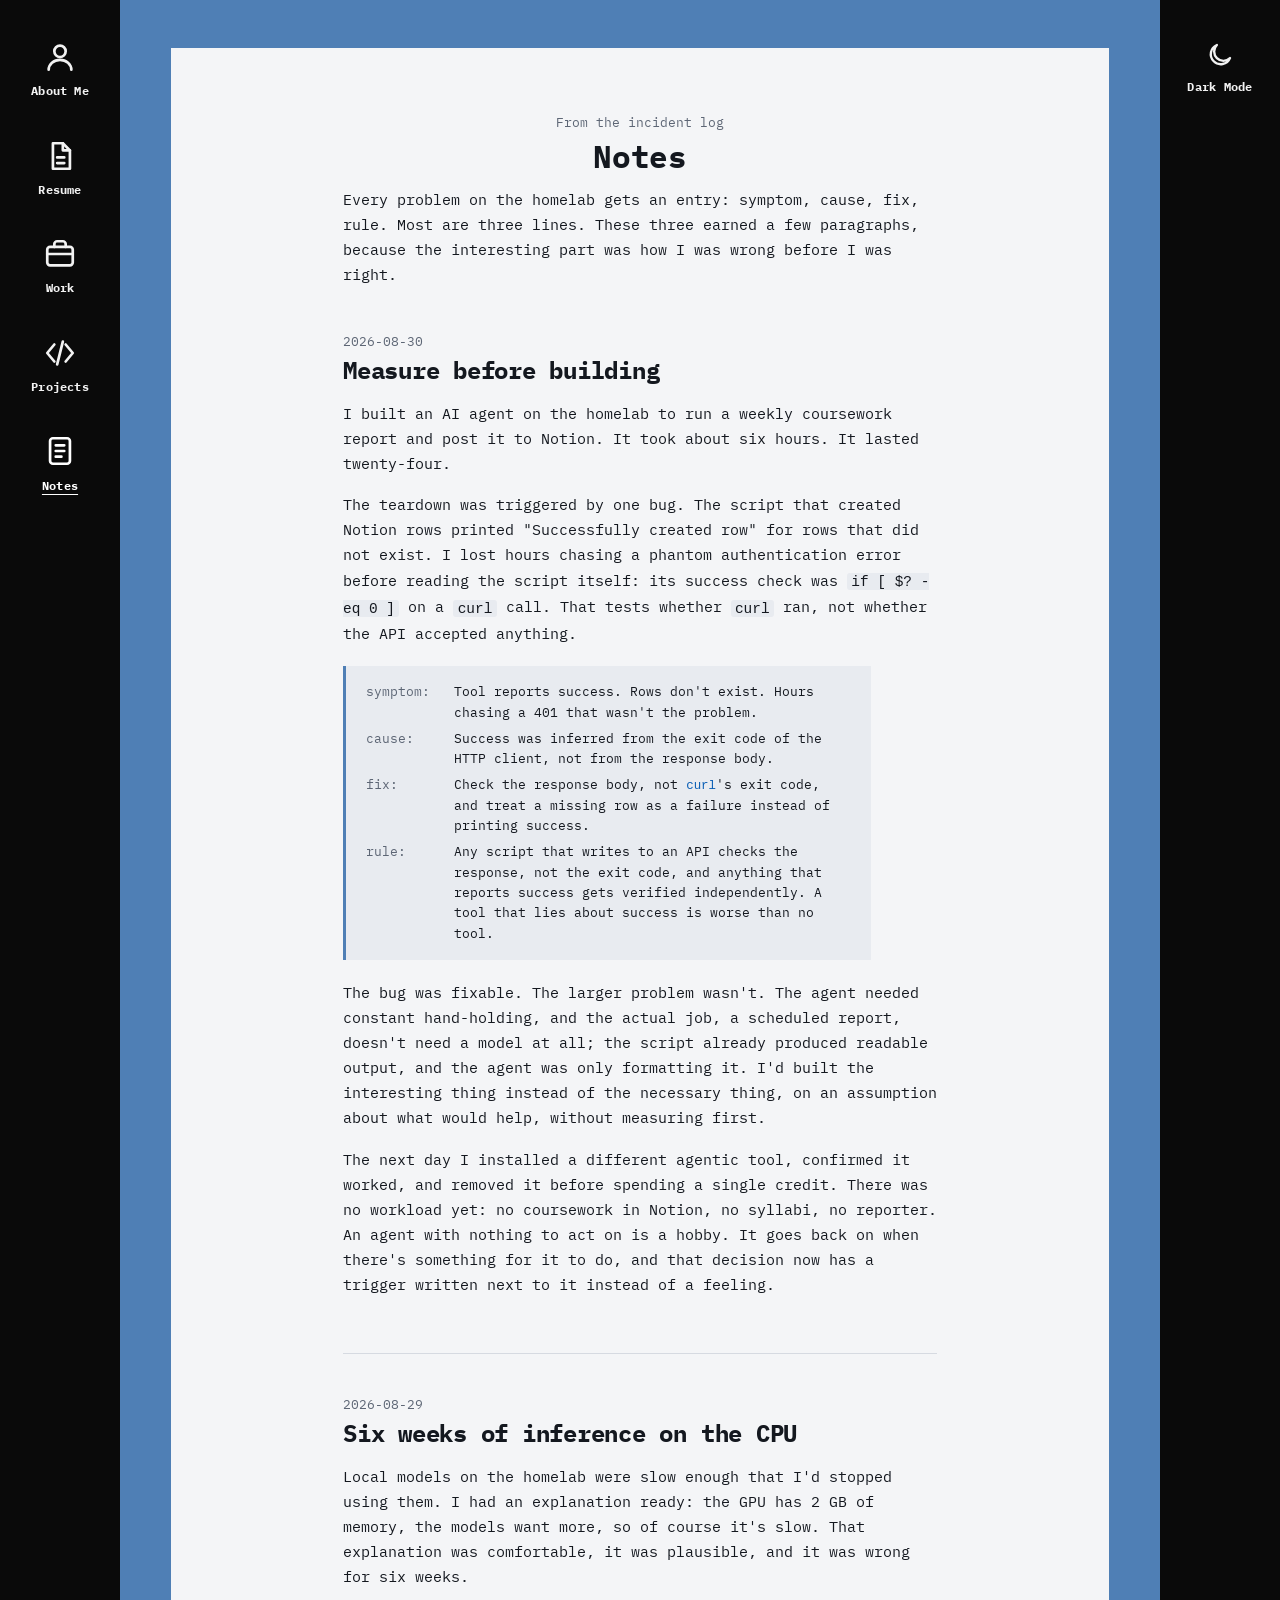
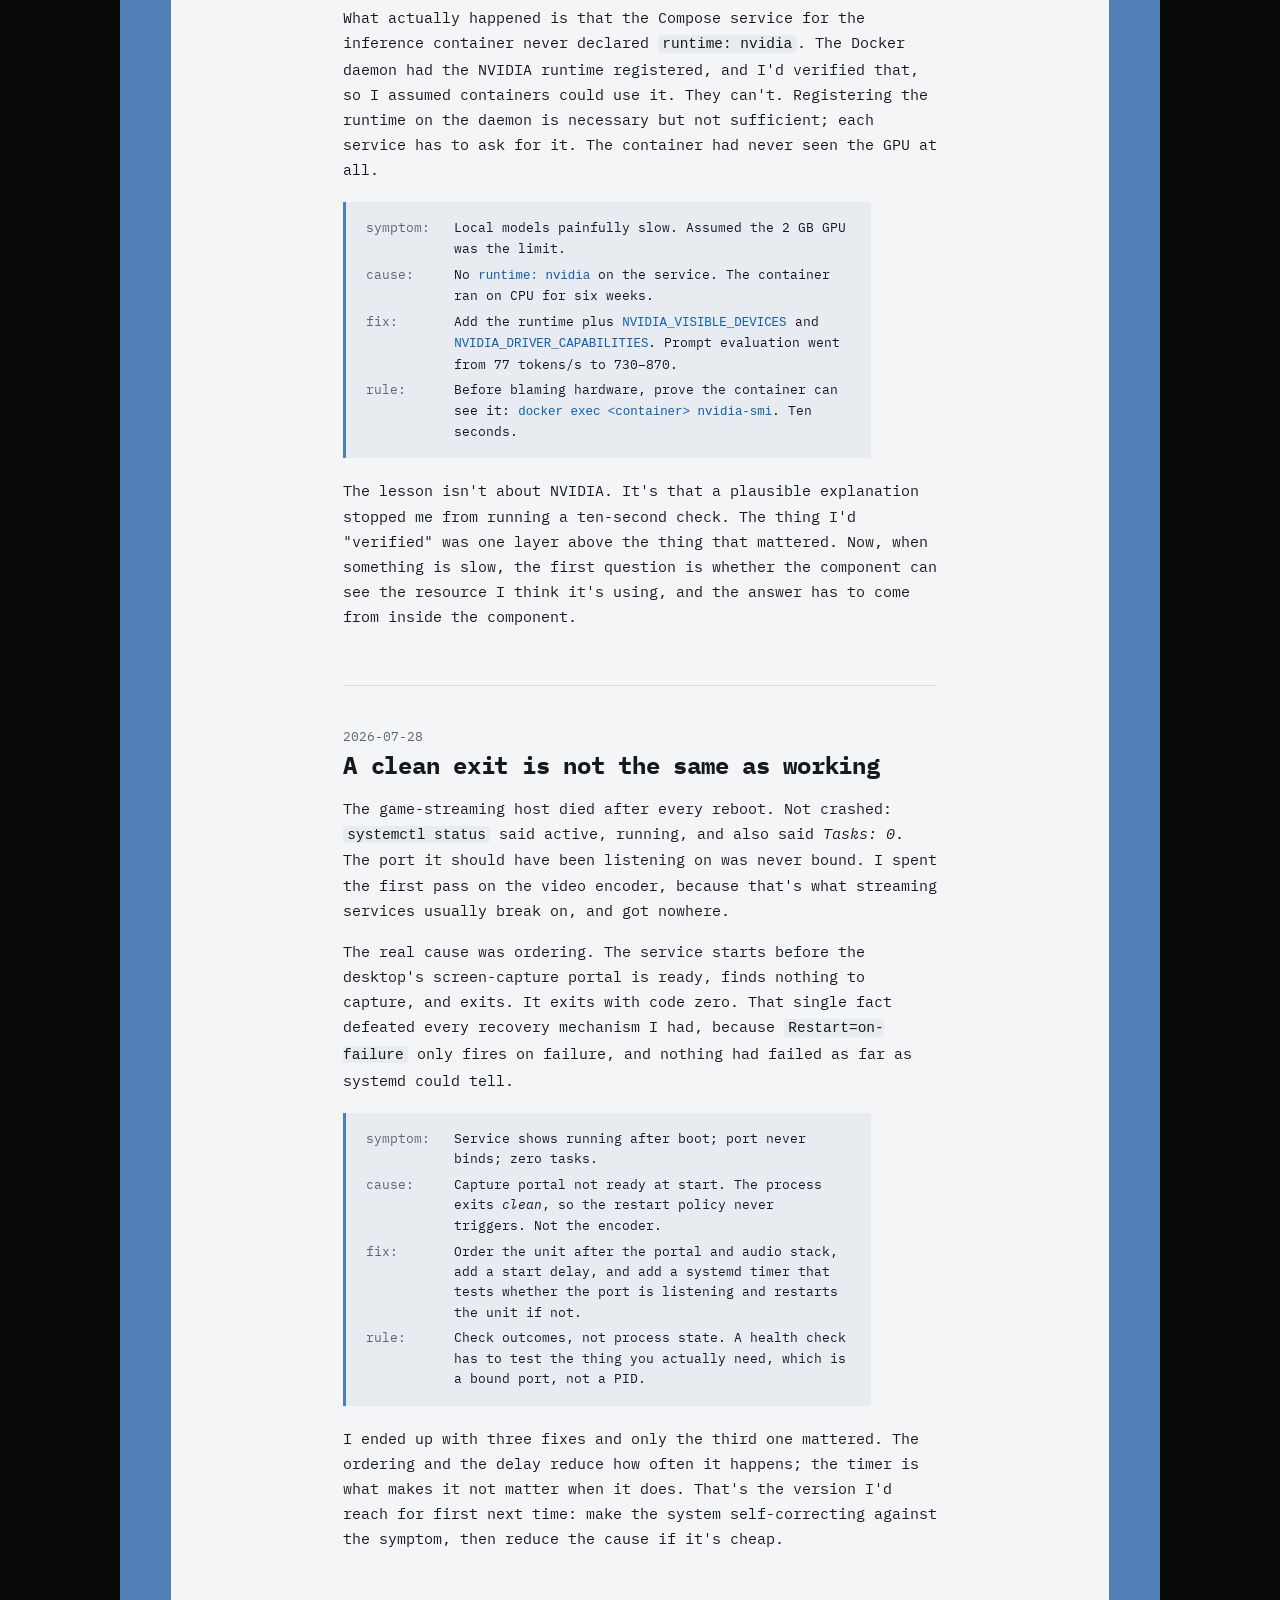
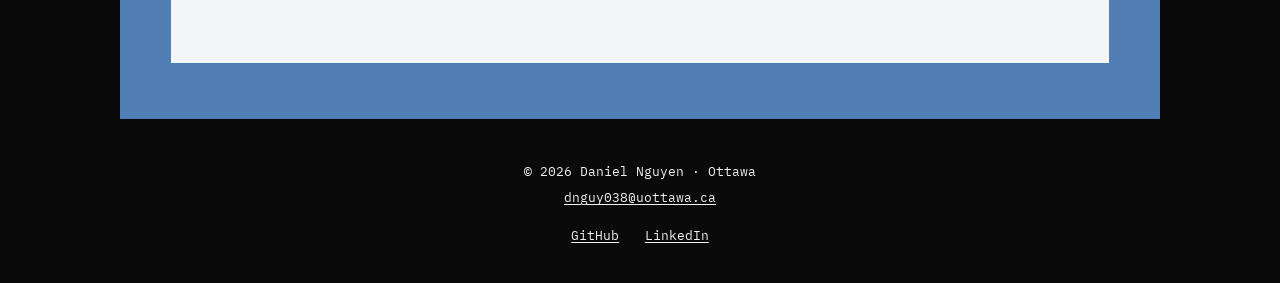
<file: notes.html>
<!doctype html>
<html lang="en">
<head>
  <meta charset="utf-8">
  <meta name="viewport" content="width=device-width, initial-scale=1">
  <title>Notes — Daniel Nguyen</title>
  <meta name="description" content="Short write-ups from a homelab incident log: what broke, what it actually was, what fixed it, and the rule.">
  <link rel="preconnect" href="https://fonts.googleapis.com">
  <link rel="preconnect" href="https://fonts.gstatic.com" crossorigin>
  <link href="https://fonts.googleapis.com/css2?family=IBM+Plex+Mono:wght@400;500;600;700&display=swap" rel="stylesheet">
  <script>(function(){try{var t=localStorage.getItem('theme');if(t)document.documentElement.setAttribute('data-theme',t);}catch(e){}})();</script>
  <link rel="icon" href="assets/favicon.svg" type="image/svg+xml">
  <link rel="stylesheet" href="assets/style.css?v=2">
</head>
<body>
<div class="shell">
  <aside class="side left">
    <div class="side-stick">
    <nav class="side-nav" aria-label="Primary">
      <a href="/"><svg viewBox="0 0 24 24" aria-hidden="true"><circle cx="12" cy="8" r="4"/><path d="M4 21c0-4 3.6-7 8-7s8 3 8 7"/></svg>About Me</a>
      <a href="/#cv"><svg viewBox="0 0 24 24" aria-hidden="true"><path d="M7 3h7l5 5v13H7z"/><path d="M14 3v5h5"/><path d="M10 13h5M10 17h5"/></svg>Resume</a>
      <a href="/#work"><svg viewBox="0 0 24 24" aria-hidden="true"><rect x="3" y="7" width="18" height="13" rx="2"/><path d="M8 7V5a2 2 0 0 1 2-2h4a2 2 0 0 1 2 2v2"/><path d="M3 12h18"/></svg>Work</a>
      <a href="/#projects"><svg viewBox="0 0 24 24" aria-hidden="true"><path d="M8 6 3 12l5 6"/><path d="m16 6 5 6-5 6"/><path d="M14 4l-4 16"/></svg>Projects</a>
      <a href="notes.html" aria-current="page"><svg viewBox="0 0 24 24" aria-hidden="true"><rect x="5" y="3" width="14" height="18" rx="2"/><path d="M9 8h6M9 12h6M9 16h4"/></svg>Notes</a>
    </nav>
    <button class="theme-toggle" type="button" aria-label="Toggle light or dark theme"><span class="when-light"><svg viewBox="0 0 24 24" aria-hidden="true"><path d="M20 14.5A8 8 0 1 1 9.5 4a6.5 6.5 0 0 0 10.5 10.5z"/></svg>Dark Mode</span><span class="when-dark"><svg viewBox="0 0 24 24" aria-hidden="true"><circle cx="12" cy="12" r="4"/><path d="M12 2v2M12 20v2M4.9 4.9l1.4 1.4M17.7 17.7l1.4 1.4M2 12h2M20 12h2M4.9 19.1l1.4-1.4M17.7 6.3l1.4-1.4"/></svg>Light Mode</span></button>
    </div>
  </aside>
  <div class="card-col">
    <main class="card">
      <header class="article-header">
        <div class="when">From the incident log</div>
        <div>
          <h1>Notes</h1>
          <p class="lede">Every problem on the homelab gets an entry: symptom, cause, fix, rule. Most are three lines. These three earned a few paragraphs, because the interesting part was how I was wrong before I was right.</p>
        </div>
      </header>

      <article class="note" id="measure">
        <div class="when">2026-08-30</div>
        <div class="body">
          <h2>Measure before building</h2>
          <p>I built an AI agent on the homelab to run a weekly coursework report and post it to Notion. It took about six hours. It lasted twenty-four.</p>
          <p>The teardown was triggered by one bug. The script that created Notion rows printed "Successfully created row" for rows that did not exist. I lost hours chasing a phantom authentication error before reading the script itself: its success check was <code>if [ $? -eq 0 ]</code> on a <code>curl</code> call. That tests whether <code>curl</code> ran, not whether the API accepted anything.</p>
          <div class="record">
            <dl>
              <dt>symptom</dt>
              <dd>Tool reports success. Rows don't exist. Hours chasing a 401 that wasn't the problem.</dd>
              <dt>cause</dt>
              <dd>Success was inferred from the exit code of the HTTP client, not from the response body.</dd>
              <dt>fix</dt>
              <dd>Check the response body, not <code>curl</code>'s exit code, and treat a missing row as a failure instead of printing success.</dd>
              <dt>rule</dt>
              <dd>Any script that writes to an API checks the response, not the exit code, and anything that reports success gets verified independently. A tool that lies about success is worse than no tool.</dd>
            </dl>
          </div>
          <p>The bug was fixable. The larger problem wasn't. The agent needed constant hand-holding, and the actual job, a scheduled report, doesn't need a model at all; the script already produced readable output, and the agent was only formatting it. I'd built the interesting thing instead of the necessary thing, on an assumption about what would help, without measuring first.</p>
          <p>The next day I installed a different agentic tool, confirmed it worked, and removed it before spending a single credit. There was no workload yet: no coursework in Notion, no syllabi, no reporter. An agent with nothing to act on is a hobby. It goes back on when there's something for it to do, and that decision now has a trigger written next to it instead of a feeling.</p>
        </div>
      </article>
      <article class="note" id="gpu">
        <div class="when">2026-08-29</div>
        <div class="body">
          <h2>Six weeks of inference on the CPU</h2>
          <p>Local models on the homelab were slow enough that I'd stopped using them. I had an explanation ready: the GPU has 2 GB of memory, the models want more, so of course it's slow. That explanation was comfortable, it was plausible, and it was wrong for six weeks.</p>
          <p>What actually happened is that the Compose service for the inference container never declared <code>runtime: nvidia</code>. The Docker daemon had the NVIDIA runtime registered, and I'd verified that, so I assumed containers could use it. They can't. Registering the runtime on the daemon is necessary but not sufficient; each service has to ask for it. The container had never seen the GPU at all.</p>
          <div class="record">
            <dl>
              <dt>symptom</dt>
              <dd>Local models painfully slow. Assumed the 2 GB GPU was the limit.</dd>
              <dt>cause</dt>
              <dd>No <code>runtime: nvidia</code> on the service. The container ran on CPU for six weeks.</dd>
              <dt>fix</dt>
              <dd>Add the runtime plus <code>NVIDIA_VISIBLE_DEVICES</code> and <code>NVIDIA_DRIVER_CAPABILITIES</code>. Prompt evaluation went from 77 tokens/s to 730–870.</dd>
              <dt>rule</dt>
              <dd>Before blaming hardware, prove the container can see it: <code>docker exec &lt;container&gt; nvidia-smi</code>. Ten seconds.</dd>
            </dl>
          </div>
          <p>The lesson isn't about NVIDIA. It's that a plausible explanation stopped me from running a ten-second check. The thing I'd "verified" was one layer above the thing that mattered. Now, when something is slow, the first question is whether the component can see the resource I think it's using, and the answer has to come from inside the component.</p>
        </div>
      </article>
      <article class="note" id="exit-zero">
        <div class="when">2026-07-28</div>
        <div class="body">
          <h2>A clean exit is not the same as working</h2>
          <p>The game-streaming host died after every reboot. Not crashed: <code>systemctl status</code> said active, running, and also said <em>Tasks: 0</em>. The port it should have been listening on was never bound. I spent the first pass on the video encoder, because that's what streaming services usually break on, and got nowhere.</p>
          <p>The real cause was ordering. The service starts before the desktop's screen-capture portal is ready, finds nothing to capture, and exits. It exits with code zero. That single fact defeated every recovery mechanism I had, because <code>Restart=on-failure</code> only fires on failure, and nothing had failed as far as systemd could tell.</p>
          <div class="record">
            <dl>
              <dt>symptom</dt>
              <dd>Service shows running after boot; port never binds; zero tasks.</dd>
              <dt>cause</dt>
              <dd>Capture portal not ready at start. The process exits <em>clean</em>, so the restart policy never triggers. Not the encoder.</dd>
              <dt>fix</dt>
              <dd>Order the unit after the portal and audio stack, add a start delay, and add a systemd timer that tests whether the port is listening and restarts the unit if not.</dd>
              <dt>rule</dt>
              <dd>Check outcomes, not process state. A health check has to test the thing you actually need, which is a bound port, not a PID.</dd>
            </dl>
          </div>
          <p>I ended up with three fixes and only the third one mattered. The ordering and the delay reduce how often it happens; the timer is what makes it not matter when it does. That's the version I'd reach for first next time: make the system self-correcting against the symptom, then reduce the cause if it's cheap.</p>
        </div>
      </article>

  
    </main>
  </div>
  <aside class="side right">
    <div class="side-stick">
    <button class="theme-toggle" type="button" aria-label="Toggle light or dark theme"><span class="when-light"><svg viewBox="0 0 24 24" aria-hidden="true"><path d="M20 14.5A8 8 0 1 1 9.5 4a6.5 6.5 0 0 0 10.5 10.5z"/></svg>Dark Mode</span><span class="when-dark"><svg viewBox="0 0 24 24" aria-hidden="true"><circle cx="12" cy="12" r="4"/><path d="M12 2v2M12 20v2M4.9 4.9l1.4 1.4M17.7 17.7l1.4 1.4M2 12h2M20 12h2M4.9 19.1l1.4-1.4M17.7 6.3l1.4-1.4"/></svg>Light Mode</span></button>
    </div>
  </aside>
  <footer class="site-footer">
    <div>© 2026 Daniel Nguyen · Ottawa</div>
    <div><a href="mailto:dnguy038@uottawa.ca">dnguy038@uottawa.ca</a></div>
    <div class="icons">
      <a href="https://github.com/Diraclol">GitHub</a>
      <a href="https://www.linkedin.com/in/junguyen21">LinkedIn</a>
    </div>
  </footer>
</div>
<script src="assets/theme.js?v=2"></script>
</body>
</html>
</file>
<file: assets/style.css>
/* ------------------------------------------------------------------
   danielnguyen — portfolio
   Look: a light content card on a bold page colour, black sidebars,
   monospace type throughout, centered section headings.
   Tokens first. Change --frame to recolour the whole page.
   ------------------------------------------------------------------ */

:root {
  --frame: #4f7fb5;          /* the page colour behind the card (MacTrack cobalt) */
  --fill: #3a6394;           /* solid blue under white text: table headers, active pill */
  --side: #0a0a0a;           /* sidebars + footer */
  --side-ink: #f2f2f2;
  --paper: #f4f5f7;          /* the card */
  --ink: #14181f;
  --muted: #5d6675;
  --rule: #d6dae1;
  --well: #e8ebf0;
  --link: #0b5fb5;
  --link-ink: #08488a;
  --ok: #1e9a5f;

  --mono: "IBM Plex Mono", ui-monospace, "SF Mono", Menlo, Consolas, monospace;

  --t-0: 0.95rem;            /* 15.2px body — mono reads best a touch smaller */
  --t-1: 1.15rem;
  --t-2: 1.5rem;
  --t-3: 1.95rem;
  --t-4: 2.5rem;
  --t-s: 0.82rem;

  --measure: 66ch;
  --side-w: 7.5rem;
  --card-w: 64rem;
}

:root[data-theme="dark"] {
  --paper: #13171e;
  --ink: #e7eaf0;
  --muted: #98a2b3;
  --rule: #2a313d;
  --well: #1b2029;
  --link: #7fb8f0;
  --link-ink: #a9d0f7;
  --frame: #2f4f74;
  --fill: #2f4f74;
}

@media (prefers-color-scheme: dark) {
  :root:not([data-theme="light"]) {
    --paper: #13171e;
    --ink: #e7eaf0;
    --muted: #98a2b3;
    --rule: #2a313d;
    --well: #1b2029;
    --link: #7fb8f0;
    --link-ink: #a9d0f7;
    --frame: #2f4f74;
    --fill: #2f4f74;
  }
}

/* ---- base ---------------------------------------------------------- */

*, *::before, *::after { box-sizing: border-box; }

html { -webkit-text-size-adjust: 100%; }

body {
  margin: 0;
  background: var(--frame);
  color: var(--ink);
  font-family: var(--mono);
  font-size: var(--t-0);
  line-height: 1.65;
  font-feature-settings: "kern" 1, "liga" 0;
}

img { display: block; max-width: 100%; height: auto; }

a { color: var(--link); text-decoration: underline; text-decoration-thickness: 1px; text-underline-offset: 0.16em; }
a:hover { color: var(--link-ink); }

:focus-visible { outline: 2px solid var(--link); outline-offset: 3px; }

h1, h2, h3 { font-weight: 700; line-height: 1.2; letter-spacing: -0.01em; margin: 0; }
h1 { font-size: var(--t-4); }
h2 { font-size: var(--t-2); text-align: center; }
h3 { font-size: var(--t-1); }

p, ul, ol { margin: 0 0 1rem; }
ul, ol { padding-left: 1.3rem; }
li + li { margin-top: 0.35rem; }

code { background: var(--well); padding: 0.05em 0.3em; border-radius: 3px; font-size: 0.95em; }
strong { font-weight: 600; }
small { font-size: var(--t-s); }
.muted { color: var(--muted); }

/* ---- shell: sidebar | card | sidebar ------------------------------- */

.shell {
  display: grid;
  grid-template-columns: var(--side-w) minmax(0, 1fr) var(--side-w);
  min-height: 100vh;
}

.side {
  background: var(--side);
  color: var(--side-ink);
  min-width: 0;
}

.side-stick {
  position: sticky;
  top: 0;
  display: flex;
  flex-direction: column;
  align-items: center;
  padding: 2.5rem 0.5rem;
  gap: 2.4rem;
}

.side-nav { display: flex; flex-direction: column; align-items: center; gap: 2.4rem; }

.side-nav a {
  color: var(--side-ink);
  text-decoration: none;
  display: flex;
  flex-direction: column;
  align-items: center;
  gap: 0.45rem;
  font-size: 0.72rem;
  font-weight: 700;
  letter-spacing: 0.02em;
}

.side-nav a svg { width: 34px; height: 34px; stroke: currentColor; fill: none; stroke-width: 1.9; stroke-linecap: round; stroke-linejoin: round; }
.side-nav a:hover, .side-nav a[aria-current="page"] { color: #fff; text-decoration: underline; text-underline-offset: 0.35em; }

.theme-toggle {
  font: inherit;
  font-size: 0.72rem;
  font-weight: 700;
  letter-spacing: 0.02em;
  color: var(--side-ink);
  background: none;
  border: 0;
  padding: 0;
  cursor: pointer;
  display: flex;
  flex-direction: column;
  align-items: center;
  gap: 0.45rem;
}
.theme-toggle svg { width: 30px; height: 30px; stroke: currentColor; fill: none; stroke-width: 1.9; stroke-linecap: round; stroke-linejoin: round; }
.theme-toggle:hover { color: #fff; }
.theme-toggle .when-light { display: flex; flex-direction: column; align-items: center; gap: 0.45rem; }
.theme-toggle .when-dark { display: none; }
:root[data-theme="dark"] .theme-toggle .when-light { display: none; }
:root[data-theme="dark"] .theme-toggle .when-dark { display: flex; flex-direction: column; align-items: center; gap: 0.45rem; }
@media (prefers-color-scheme: dark) {
  :root:not([data-theme="light"]) .theme-toggle .when-light { display: none; }
  :root:not([data-theme="light"]) .theme-toggle .when-dark { display: flex; flex-direction: column; align-items: center; gap: 0.45rem; }
}

.card-col { padding: 3rem clamp(1rem, 4vw, 3.5rem) 3.5rem; }

.card {
  background: var(--paper);
  max-width: var(--card-w);
  margin: 0 auto;
  padding: clamp(2rem, 5vw, 4rem) clamp(1.25rem, 6vw, 5rem) 3.5rem;
}

.site-footer {
  grid-column: 1 / -1;
  background: var(--side);
  color: var(--side-ink);
  text-align: center;
  padding: 2.5rem 1rem 2.75rem;
  font-size: var(--t-s);
  line-height: 2;
}
.site-footer a { color: var(--side-ink); }
.site-footer .icons { display: flex; justify-content: center; gap: 1.6rem; margin-top: 0.75rem; }
.site-footer .icons svg { width: 26px; height: 26px; stroke: currentColor; fill: none; stroke-width: 1.8; stroke-linecap: round; stroke-linejoin: round; }

/* ---- intro ---------------------------------------------------------- */

.intro { text-align: center; padding-bottom: 1rem; }
.intro h1 { margin-bottom: 0.6rem; }
.intro .icons { display: flex; justify-content: center; gap: 1.1rem; margin: 0 0 2.2rem; }
.intro .icons a { color: var(--ink); }
.intro .icons svg { width: 26px; height: 26px; stroke: currentColor; fill: none; stroke-width: 1.9; stroke-linecap: round; stroke-linejoin: round; }
.intro .lede { text-align: left; max-width: var(--measure); margin: 0 auto 1rem; }
.intro .seeking { text-align: left; max-width: var(--measure); margin: 0 auto; color: var(--link); }
.intro .now { text-align: left; max-width: var(--measure); margin: 0.85rem auto 0; }

/* ---- sections ------------------------------------------------------- */

.section { padding-top: 3.5rem; }
.section > h2 { margin-bottom: 1.75rem; }
.section > p.center { text-align: center; color: var(--muted); font-size: var(--t-s); }

.entry { max-width: var(--measure); margin: 0 auto 2.25rem; }
.entry h3 { margin-bottom: 0.15rem; }
.entry .meta { color: var(--muted); font-size: var(--t-s); margin-bottom: 0.75rem; }
.entry .aside { color: var(--muted); font-size: var(--t-s); }
.entry p:last-child, .entry ul:last-child { margin-bottom: 0; }

/* the incident record — the one signature element, kept */
.record {
  background: var(--well);
  border-left: 3px solid var(--frame);
  padding: 1rem 1.25rem;
  margin: 1.25rem auto;
  max-width: var(--measure);
  font-size: var(--t-s);
  line-height: 1.55;
}
.record dl { margin: 0; display: grid; grid-template-columns: 5.5em 1fr; gap: 0.35rem 1rem; }
.record dt { color: var(--muted); }
.record dt::after { content: ":"; }
.record dd { margin: 0; white-space: pre-wrap; }
.record dd code { background: none; padding: 0; color: var(--link); }
.record-caption { color: var(--muted); font-size: var(--t-s); max-width: var(--measure); margin: 0.75rem auto 0; }
.how-i-work { padding-top: 2rem; }
.how-i-work .kicker { text-align: center; color: var(--muted); font-size: var(--t-s); margin-bottom: 0.75rem; }

/* Kept for the document outline and screen readers where the pill below is
   the visible title. */
.sr-only, .section > h2.sr-only {
  position: absolute;
  width: 1px;
  height: 1px;
  padding: 0;
  margin: -1px;
  overflow: hidden;
  clip-path: inset(50%);
  white-space: nowrap;
  border: 0;
}

/* resume / CV switcher — one pill holding both labels, the selected one
   filled. Same font, weight and tracking as .theme-toggle; every colour is
   a token, so it follows dark mode with everything else. */
.doc-toggle {
  display: flex;
  gap: 0.2rem;
  width: fit-content;
  margin: 0 auto 1rem;
  padding: 0.25rem;
  border: 1px solid var(--rule);
  border-radius: 999px;
  background: var(--well);
}
.doc-toggle button {
  font: inherit;
  font-size: 0.72rem;
  font-weight: 700;
  letter-spacing: 0.02em;
  color: var(--muted);
  background: none;
  border: 0;
  border-radius: 999px;
  padding: 0.4rem 1.35rem;
  cursor: pointer;
}
.doc-toggle button:hover { color: var(--ink); }
.doc-toggle button[aria-pressed="true"] { background: var(--fill); color: #fff; }

/* resume embed */
.cv-embed { max-width: 52rem; margin: 0 auto 1rem; border: 1px solid var(--rule); background: #fff; }
.cv-embed object { display: block; width: 100%; height: 42rem; }
.cv-download { text-align: center; }

/* project showcase: image centered, caption above */
.showcase { text-align: center; max-width: 40rem; margin: 0 auto 2.75rem; }
.showcase .cap { margin-bottom: 0.6rem; }
.showcase .cap a { font-weight: 600; }
.showcase img { margin: 0 auto; border: 1px solid var(--rule); }
.showcase .blurb { text-align: left; margin: 1rem auto 0; color: var(--muted); font-size: var(--t-s); }
.showcase .blurb a { color: var(--link); }

/* tables */
table { border-collapse: collapse; width: 100%; font-size: var(--t-s); margin: 0 auto 1rem; }
th { background: var(--fill); color: #fff; text-align: left; padding: 0.55rem 0.7rem; font-weight: 700; }
td { padding: 0.55rem 0.7rem; border-bottom: 1px solid var(--rule); vertical-align: top; }
tbody tr:nth-child(odd) td { background: var(--well); }
.all-projects { max-width: 54rem; }
.all-projects td:first-child { white-space: nowrap; color: var(--muted); }
.all-projects td:nth-child(2) strong { display: block; font-weight: 600; color: var(--ink); }
.all-projects td:nth-child(2) { color: var(--muted); }
.all-projects td:last-child { white-space: nowrap; }

.list { list-style: none; padding: 0; margin: 0 auto; max-width: var(--measure); }
.list li { padding: 0.5rem 0; border-top: 1px solid var(--rule); margin: 0; }
.list li:first-child { border-top: 0; }
.list .when { display: inline-block; min-width: 7rem; color: var(--muted); font-size: var(--t-s); }

/* ---- article pages (case studies, notes) ---------------------------- */

.article-header { text-align: center; padding-bottom: 1rem; }
.article-header .when { color: var(--muted); font-size: var(--t-s); }
.article-header h1 { font-size: var(--t-3); margin: 0.25rem 0 0.75rem; }
.article-header .lede { text-align: left; max-width: var(--measure); margin: 0 auto 0.75rem; }
.article-header .facts { text-align: left; max-width: var(--measure); margin: 0 auto; color: var(--muted); font-size: var(--t-s); }

.article-body > h2 { margin: 2.75rem 0 1rem; }
.article-body > h2 > span:first-child { display: block; font-size: var(--t-s); font-weight: 500; color: var(--muted); letter-spacing: 0; }
.article-body > p, .article-body > ul, .article-body > ol, .article-body > h3 { max-width: var(--measure); margin-left: auto; margin-right: auto; }
.article-body > h3 { margin-top: 1.5rem; margin-bottom: 0.5rem; }
.article-body figure { margin: 1.5rem auto; max-width: 54rem; }
.article-body figcaption { color: var(--muted); font-size: var(--t-s); margin-top: 0.6rem; text-align: center; }
.article-body table { max-width: 54rem; }
.figure-frame { border: 1px solid var(--rule); background: #0b0e14; }

.screens { display: grid; grid-template-columns: repeat(2, minmax(0, 1fr)); gap: 1.25rem; margin: 1.5rem auto 0.5rem; max-width: 54rem; }
.screens figure { margin: 0; }
.screens .span2 { grid-column: 1 / -1; }

.shots { display: grid; grid-template-columns: repeat(auto-fit, minmax(150px, 1fr)); gap: 1rem; margin: 1.5rem auto 0.5rem; max-width: 54rem; }
.shots figure { margin: 0; }
.shots img { border: 1px solid var(--rule); border-radius: 6px; }
.shots figcaption { margin-top: 0.4rem; }

.note { max-width: var(--measure); margin: 0 auto; padding: 2.5rem 0; border-top: 1px solid var(--rule); }
.note:first-of-type { border-top: 0; padding-top: 1rem; }
.note .when { color: var(--muted); font-size: var(--t-s); }
.note h2 { text-align: left; font-size: var(--t-2); margin: 0.2rem 0 1rem; }
.note .record { margin-left: 0; }

.status { display: inline-block; width: 0.55em; height: 0.55em; border-radius: 50%; background: var(--ok); margin-right: 0.5em; }

/* ---- responsive ----------------------------------------------------- */

@media (max-width: 900px) {
  /* small text at 0.82rem is the hard-to-read part on a phone, not the body copy */
  :root { --t-s: 0.88rem; }
  body { line-height: 1.72; }
  .shell { grid-template-columns: minmax(0, 1fr); }
  .side-stick {
    position: static;
    flex-direction: row;
    flex-wrap: wrap;
    justify-content: center;
    padding: 0.8rem 0.6rem;
    gap: 0.8rem 1.1rem;
  }
  .side-nav { flex-direction: row; flex-wrap: wrap; justify-content: center; gap: 0.8rem 1.1rem; }
  .side-nav a { font-size: 0.72rem; gap: 0.3rem; }
  .side-nav a svg { width: 26px; height: 26px; }
  .side.right { display: none; }
  .side.left .theme-toggle { display: flex; }
  .card-col { padding: 1rem 0.75rem 1.5rem; min-width: 0; }
  .card { padding: 1.75rem 1rem 2.25rem; min-width: 0; overflow-wrap: break-word; }
  .cv-embed, .all-projects { overflow-x: auto; }
  .screens { grid-template-columns: 1fr; }
  .all-projects td:last-child { white-space: normal; }
  .cv-embed object { height: 28rem; }
  .record dl { grid-template-columns: 1fr; gap: 0.1rem; }
  .record dt { margin-top: 0.5rem; }
  .record dt:first-child { margin-top: 0; }
  .list .when { display: block; min-width: 0; }
}

@media (max-width: 560px) {
  :root { --t-4: 2.05rem; --t-3: 1.6rem; }

  /* mono needs the horizontal room more than it needs the padding */
  .card-col { padding: 0.85rem 0.5rem 1.25rem; }
  .card { padding: 1.5rem 0.9rem 2rem; }

  .intro .icons { gap: 0.9rem; flex-wrap: wrap; }
  .cv-embed object { height: 24rem; }

  /* tables stack instead of scrolling sideways */
  .all-projects, .all-projects tbody, .all-projects tr, .all-projects td,
  .article-body table, .article-body tbody, .article-body tr, .article-body td {
    display: block;
    width: 100%;
  }
  .all-projects thead, .article-body thead {
    position: absolute;
    width: 1px;
    height: 1px;
    overflow: hidden;
    clip-path: inset(50%);
  }
  .all-projects, .article-body table { overflow-x: visible; }
  .all-projects tr, .article-body tbody tr {
    padding: 0.7rem 0.6rem;
    border-bottom: 1px solid var(--rule);
  }
  .all-projects td, .article-body tbody td { border: 0; padding: 0.1rem 0; }
  .all-projects tbody tr:nth-child(odd) td,
  .article-body tbody tr:nth-child(odd) td { background: none; }
  .all-projects tr:nth-child(odd),
  .article-body tbody tr:nth-child(odd) { background: var(--well); }
  .all-projects td:first-child { color: var(--muted); }
  .article-body tbody td:first-child { font-weight: 600; color: var(--ink); }
}

@media (min-width: 901px) {
  .side.left .theme-toggle { display: none; }
}

@media (prefers-reduced-motion: reduce) { * { scroll-behavior: auto !important; } }

@media print {
  body { background: #fff; }
  .side, .site-footer, .cv-embed { display: none; }
  .card { max-width: none; padding: 0; }
  a { color: inherit; text-decoration: none; }
}
</file>
